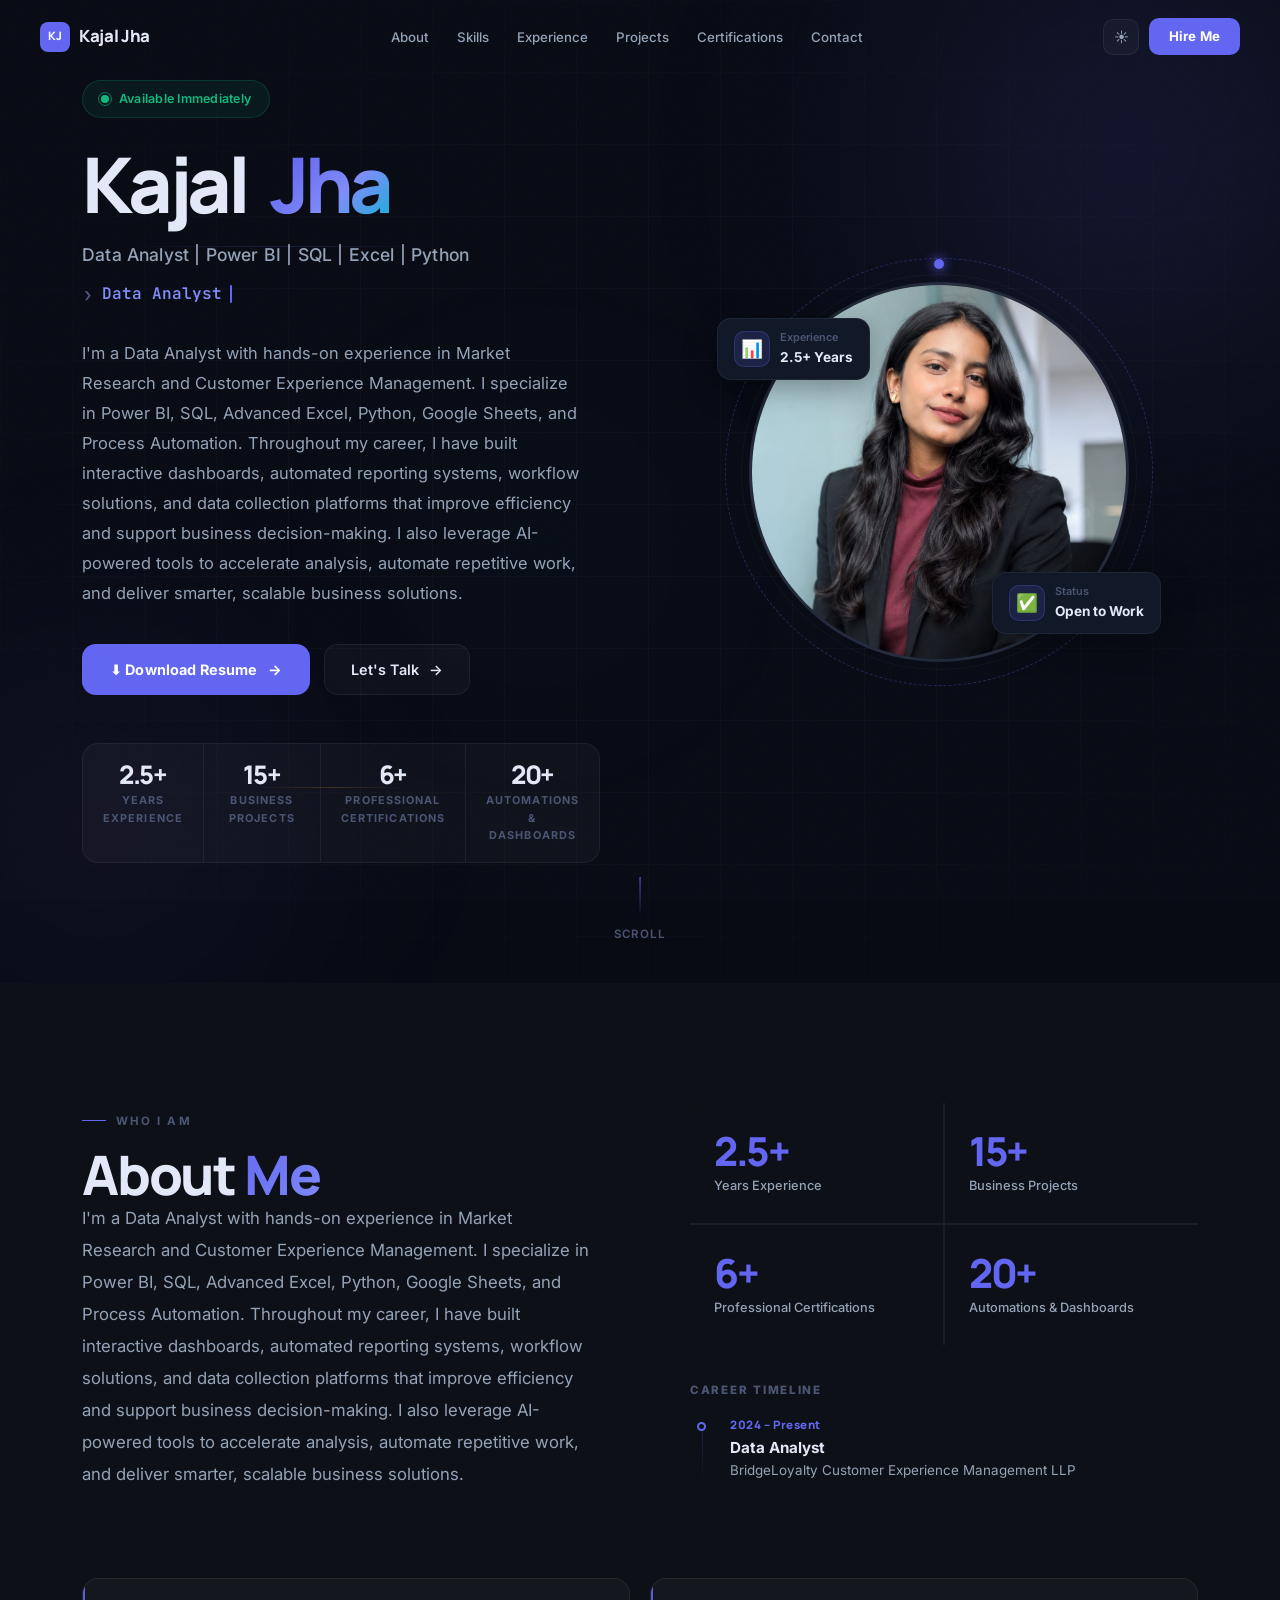
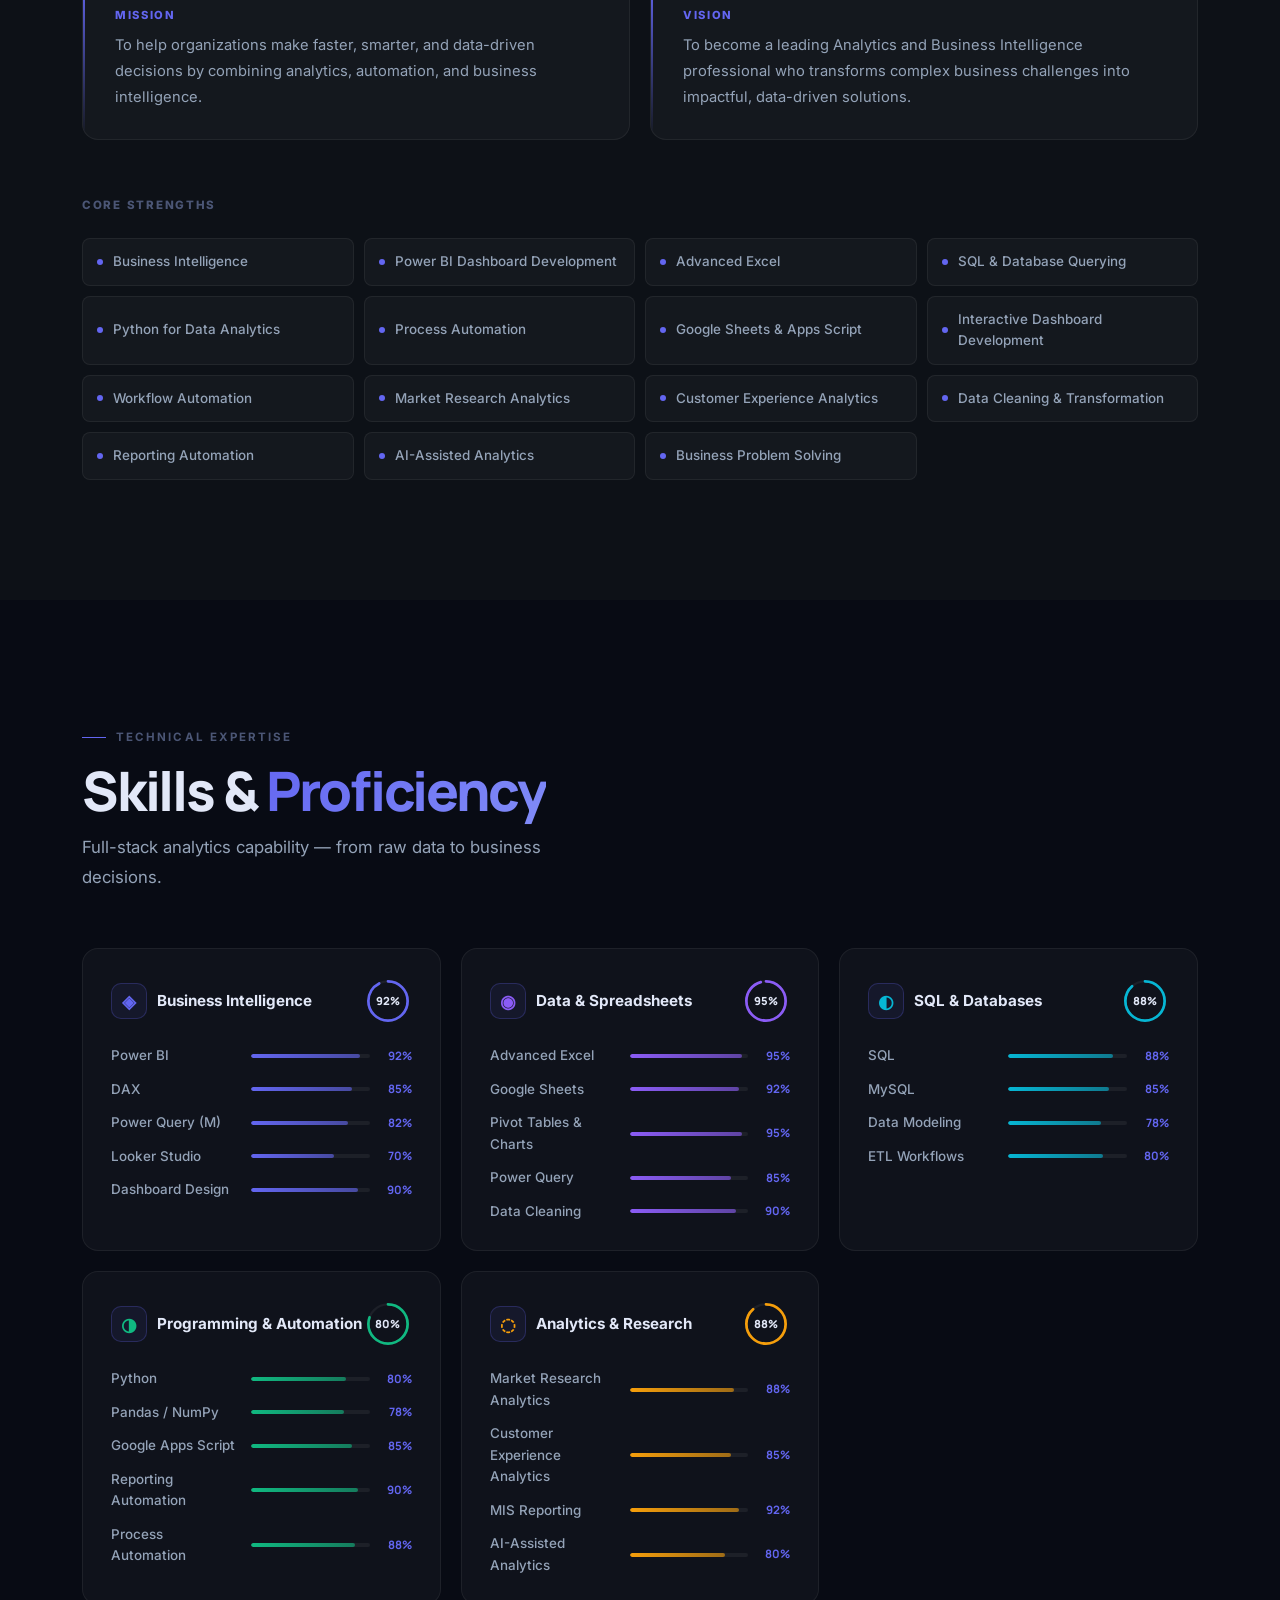
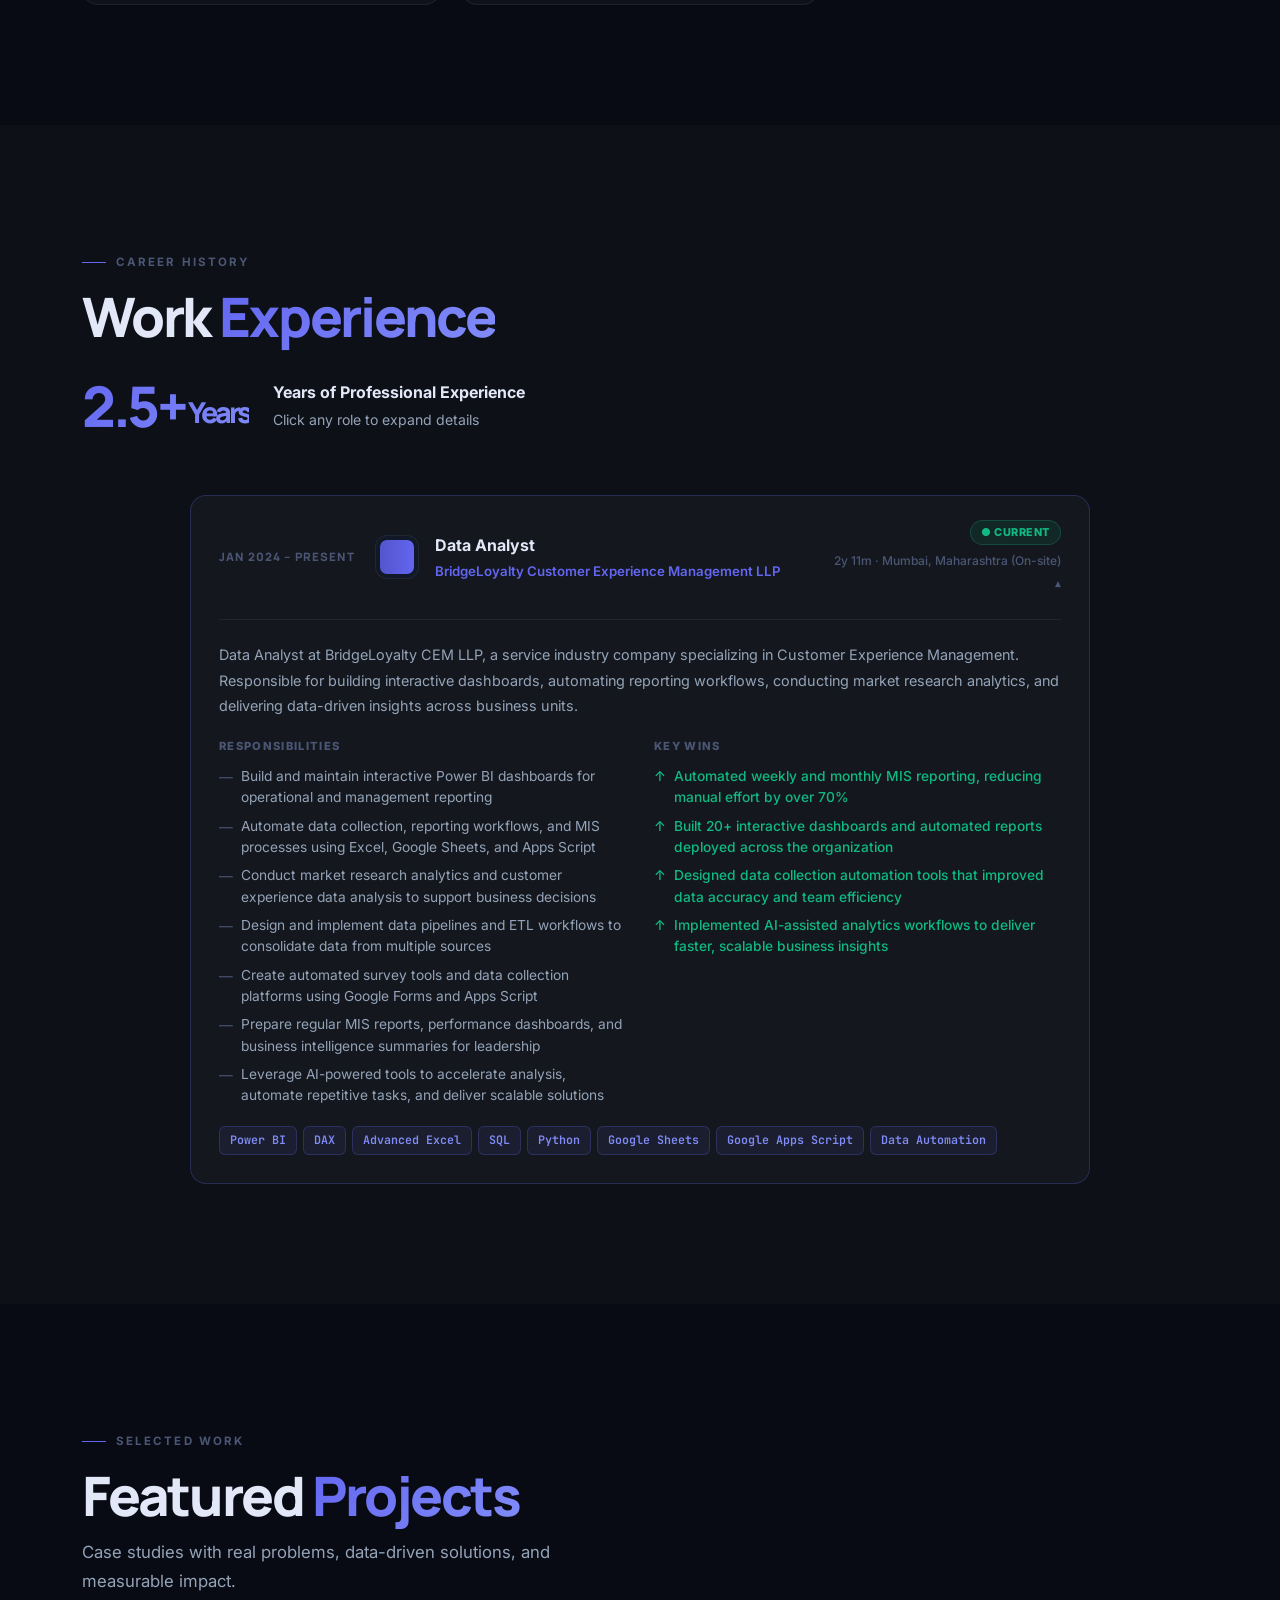
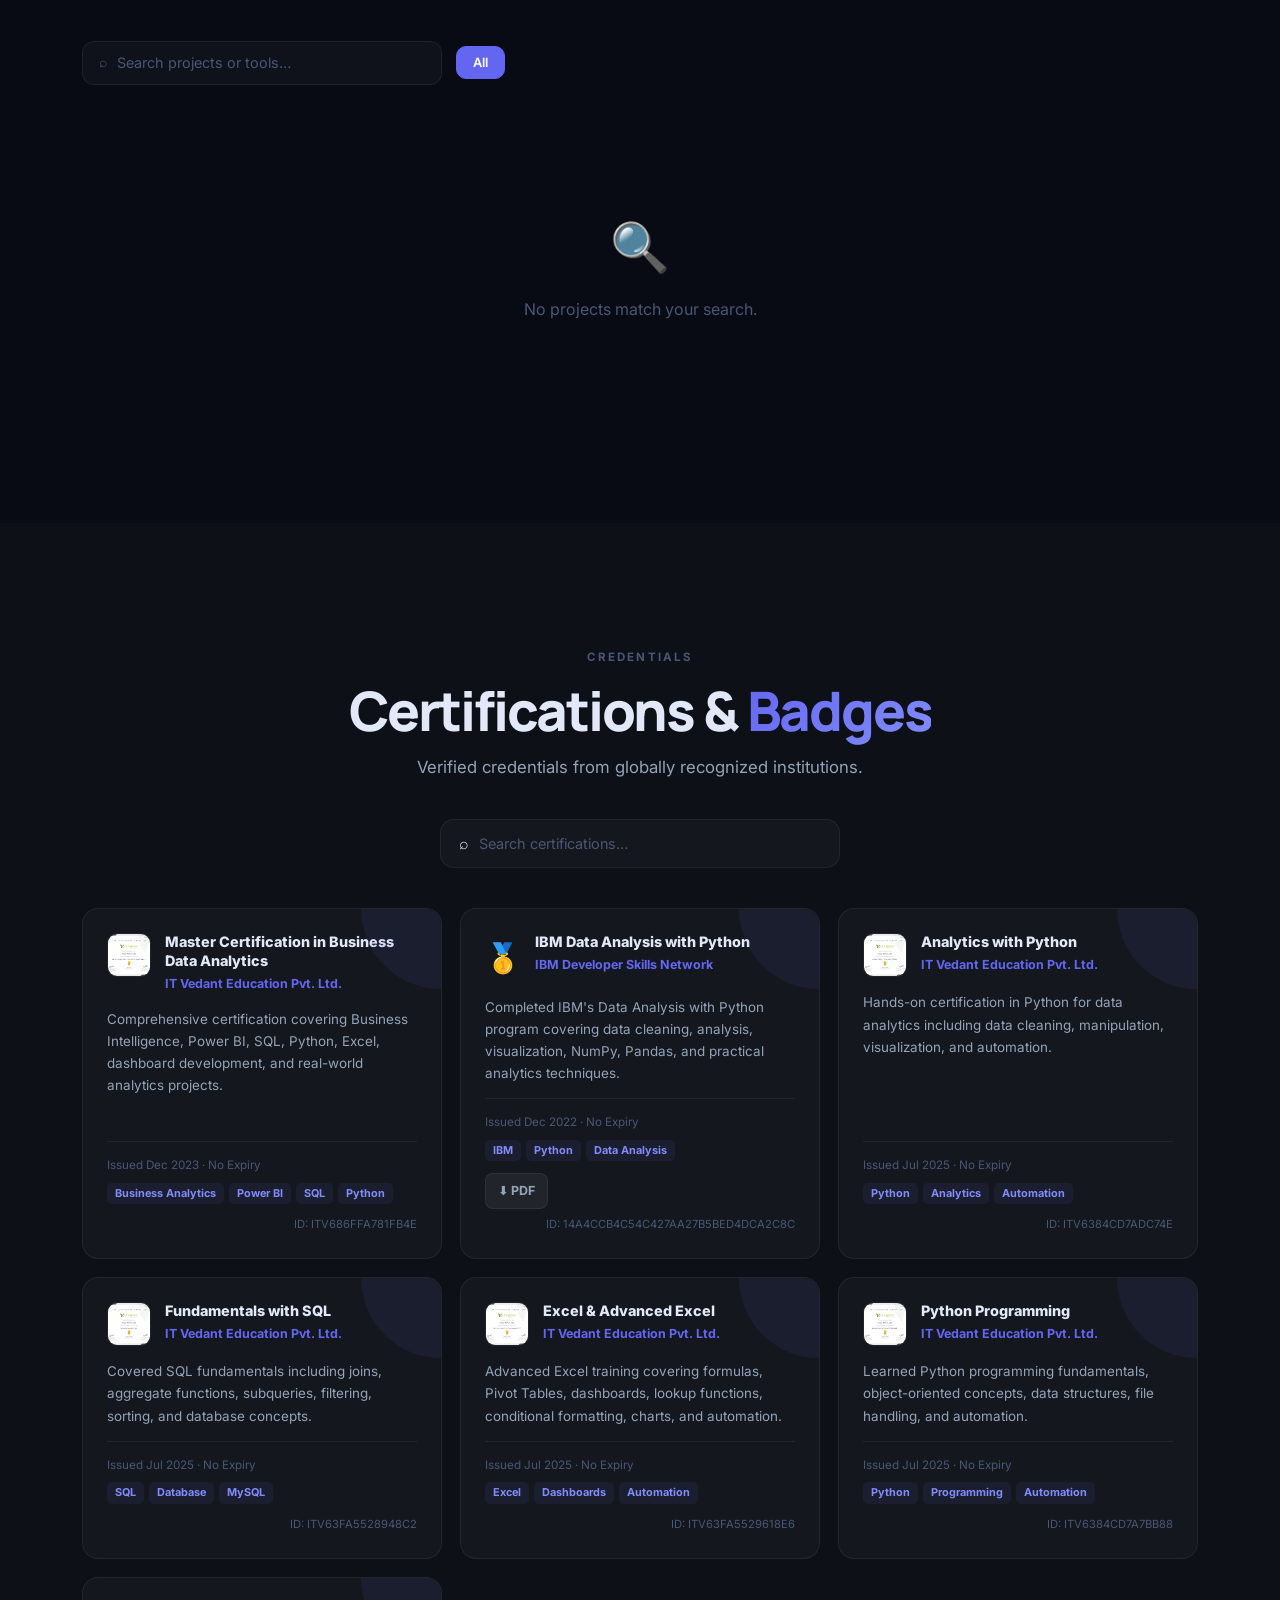
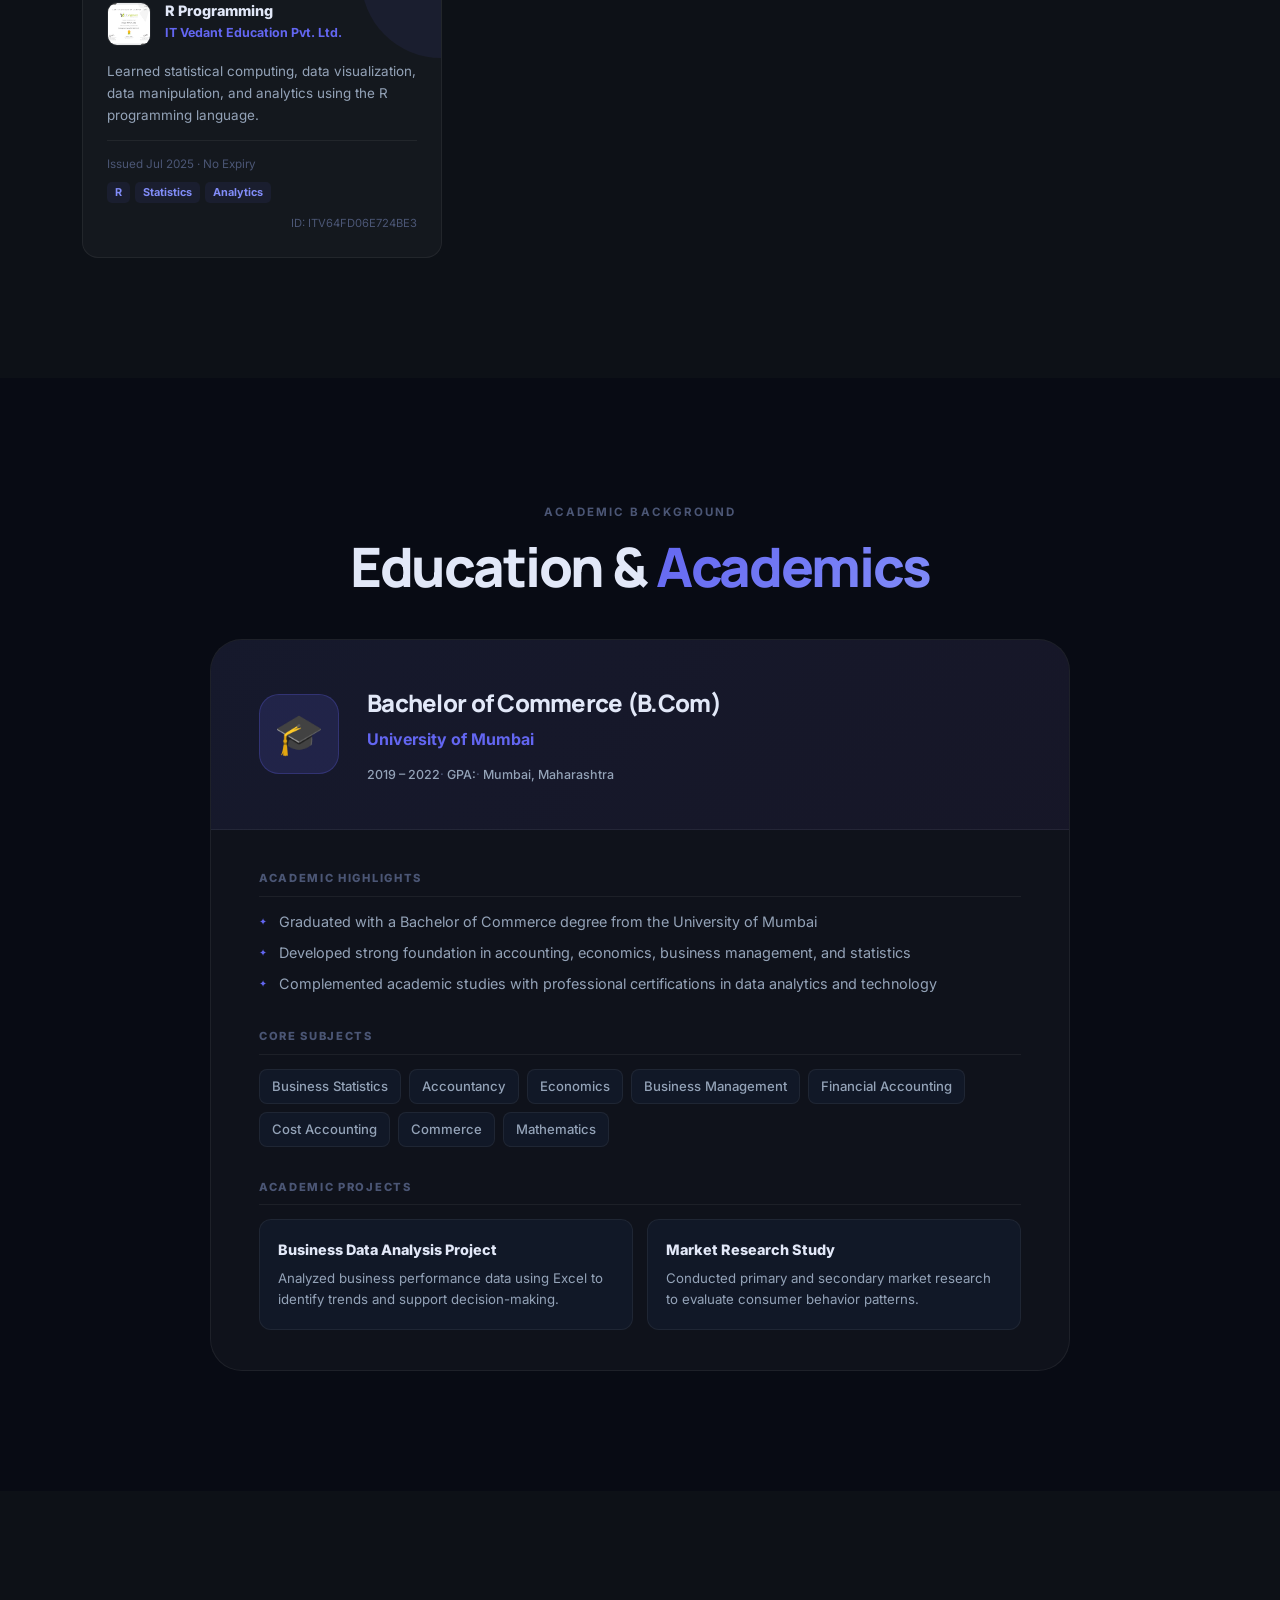
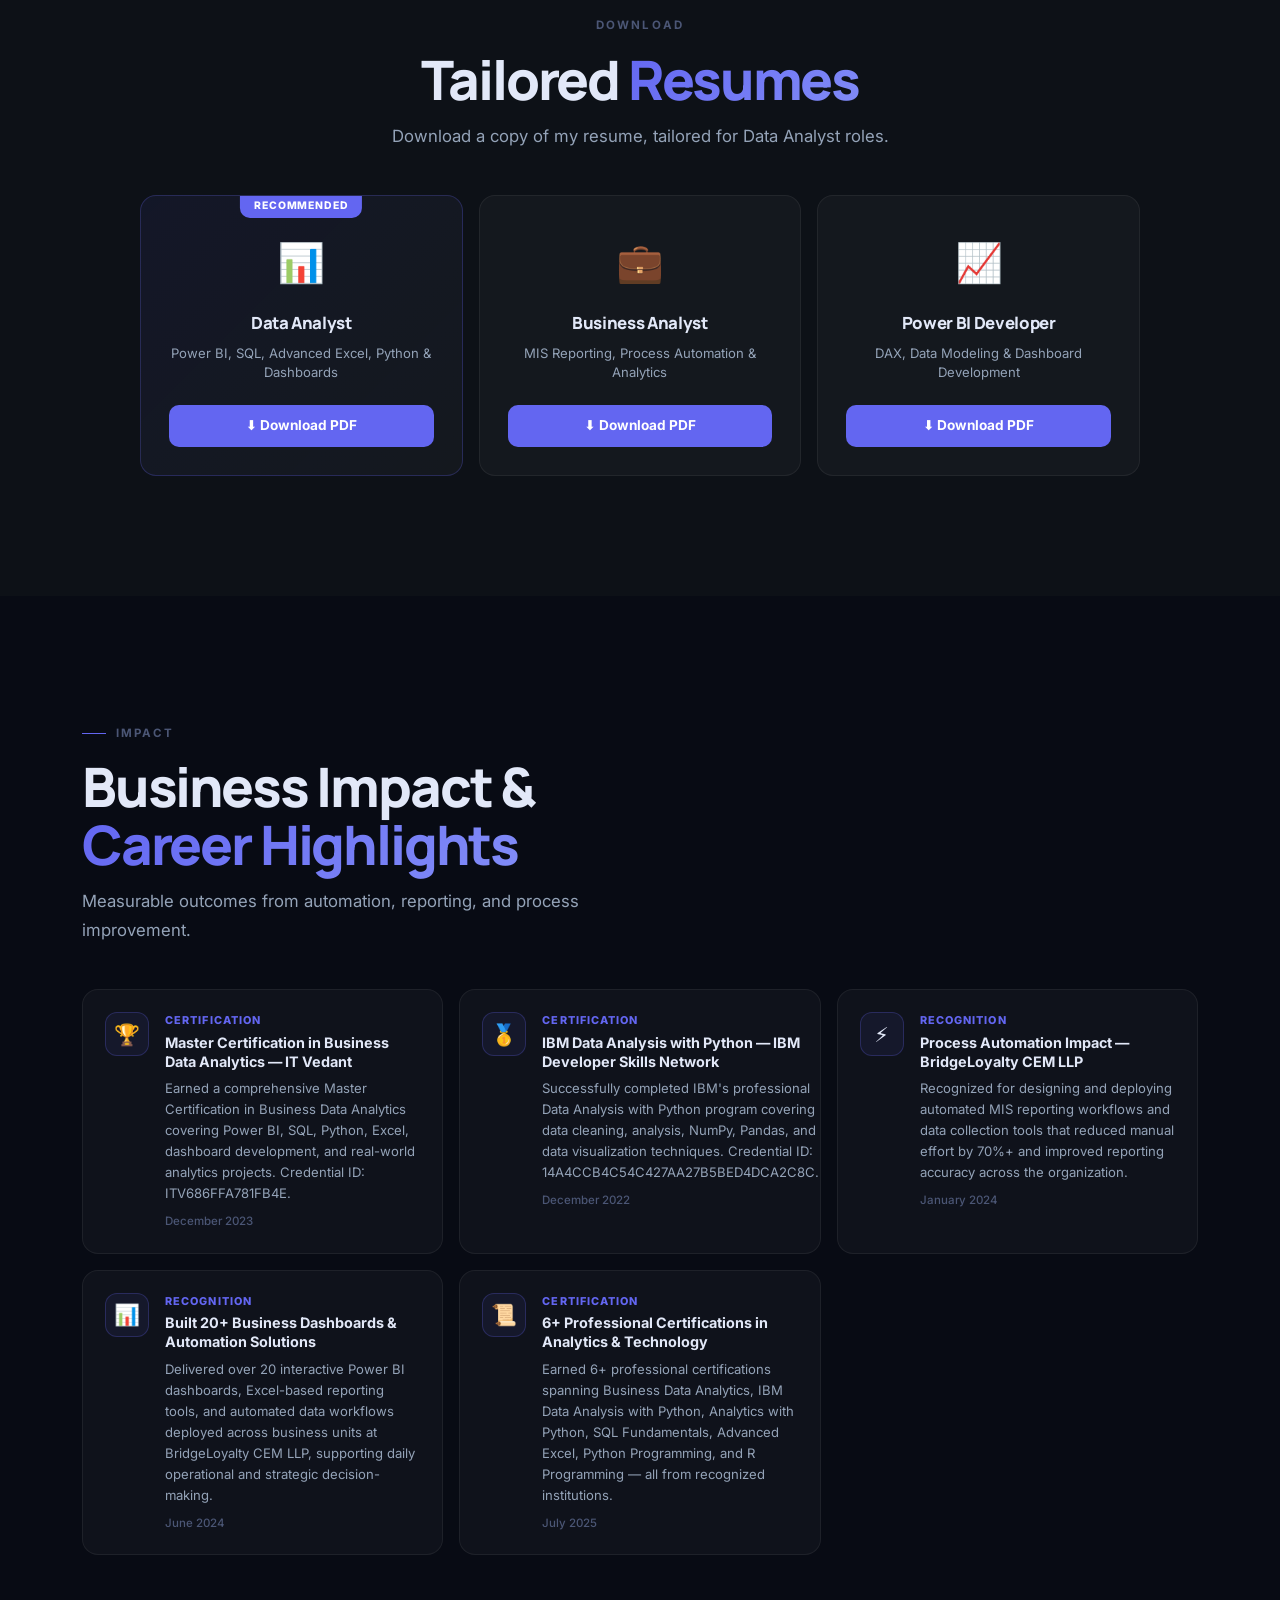
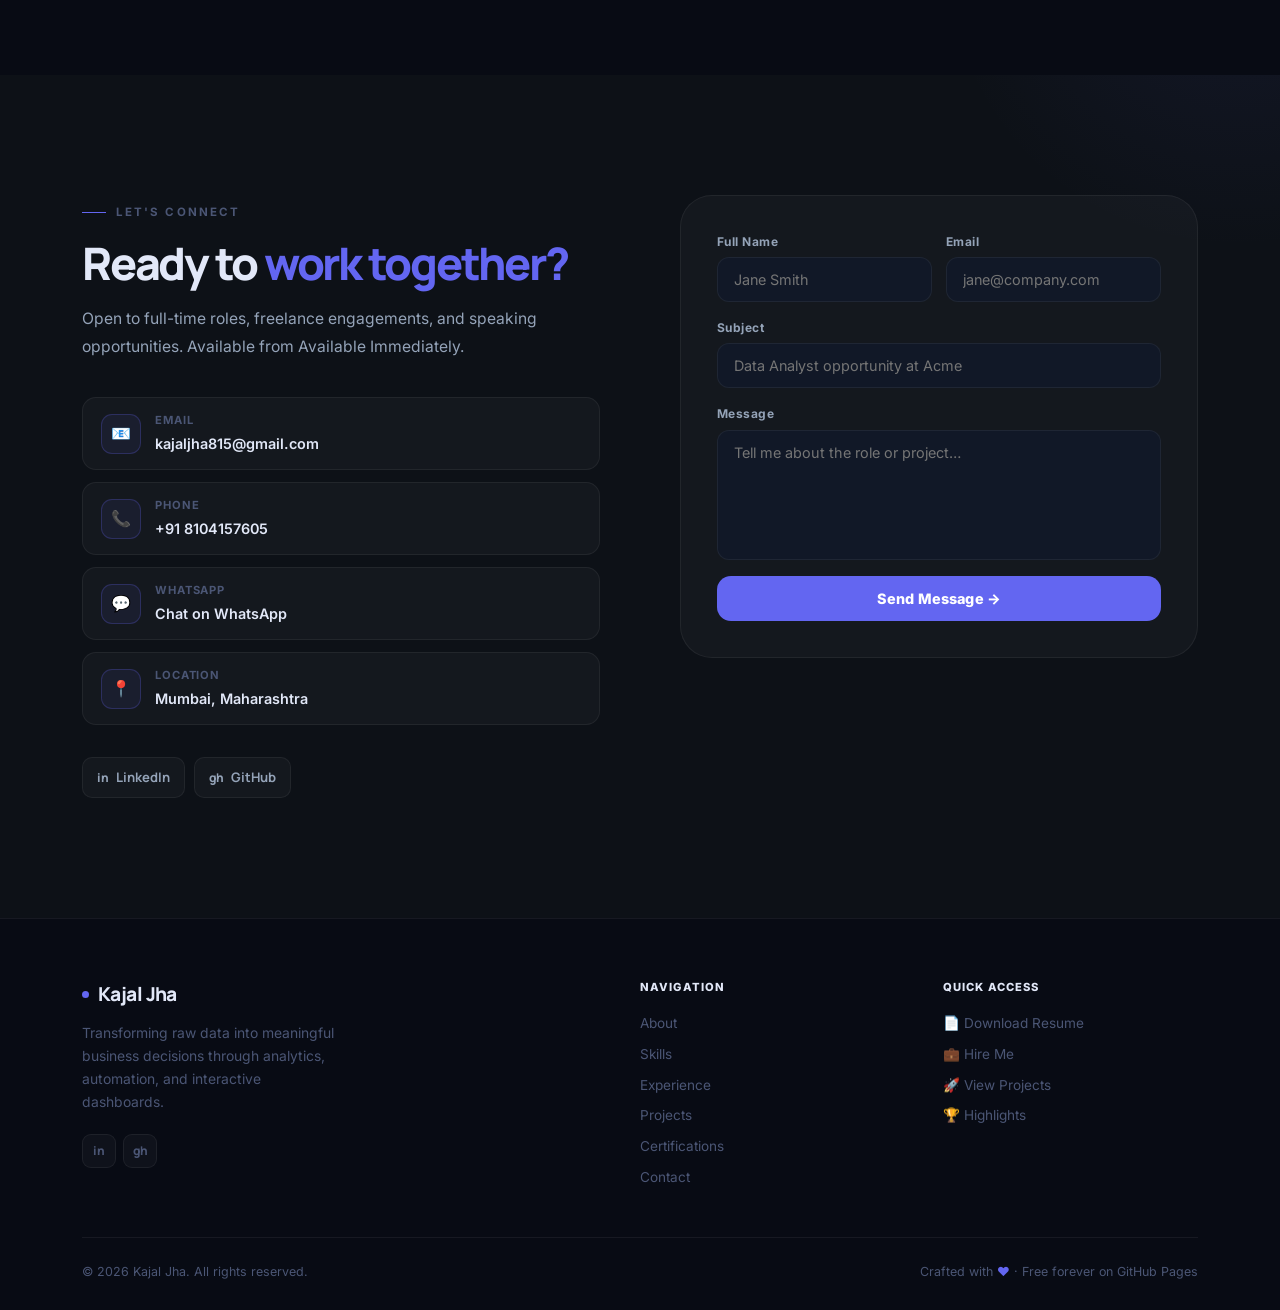
<file: index.html>
<!DOCTYPE html>
<html lang="en" data-theme="dark">
<head>
  <meta charset="UTF-8">
  <meta name="viewport" content="width=device-width, initial-scale=1.0">
  <!-- SEO updated dynamically from data/personal.json -->
  <title>Kajal Jha | Data Analyst Portfolio</title>
  <meta name="description" content="Data Analyst specializing in Power BI, SQL, Advanced Excel, Python, Business Intelligence, Dashboard Development, Process Automation, and AI-enabled analytics.">
  <meta name="keywords" content="Kajal Jha, Data Analyst, Power BI Developer, SQL Developer, Business Intelligence, Dashboard Developer, Excel Expert, Python, Process Automation, Data Visualization, Google Sheets, Apps Script, AI Analytics">
  <meta name="author" content="Kajal Jha">
  <meta name="robots" content="index, follow">
  <link rel="canonical" href="https://kajalljhaa.github.io/">
  <!-- Open Graph -->
  <meta property="og:type" content="website">
  <meta property="og:title" content="Kajal Jha | Data Analyst Portfolio">
  <meta property="og:description" content="Data Analyst specializing in Power BI, SQL, Advanced Excel, Python, Business Intelligence, and Process Automation.">
  <meta property="og:image" content="assets/images/og-image.png">
  <meta property="og:url" content="https://kajalljhaa.github.io/">
  <!-- Twitter Card -->
  <meta name="twitter:card" content="summary_large_image">
  <meta name="twitter:title" content="Kajal Jha | Data Analyst">
  <meta name="twitter:description" content="Data Analyst specializing in Power BI, SQL, Advanced Excel, Python, and Process Automation.">
  <meta name="twitter:image" content="assets/images/og-image.png">
  <!-- PWA -->
  <link rel="manifest" href="manifest.json">
  <meta name="theme-color" content="#6366F1">
  <meta name="apple-mobile-web-app-capable" content="yes">
  <meta name="apple-mobile-web-app-title" content="KJ Portfolio">
  <!-- Icons -->
  <link rel="icon" href="favicon.ico" sizes="any">
  <link rel="icon" href="assets/icons/favicon.svg" type="image/svg+xml">
  <link rel="apple-touch-icon" href="assets/icons/apple-touch-icon.png">
  <!-- Fonts -->
  <link rel="preconnect" href="https://fonts.googleapis.com">
  <link rel="preconnect" href="https://fonts.gstatic.com" crossorigin>
  <link href="https://fonts.googleapis.com/css2?family=Inter:opsz,wght@14..32,300;14..32,400;14..32,500;14..32,600;14..32,700;14..32,800&family=Manrope:wght@400;600;700;800;900&family=JetBrains+Mono:wght@400;500&display=swap" rel="stylesheet">
  <!-- Styles -->
  <link rel="stylesheet" href="css/style.css">
  <!-- Structured Data -->
  <script type="application/ld+json">
  {"@context":"https://schema.org","@type":"Person","name":"Kajal Jha","jobTitle":"Data Analyst","description":"Data Analyst specializing in Power BI, SQL, Advanced Excel, Python, Business Intelligence, and Process Automation.","url":"https://kajalljhaa.github.io/","email":"kajaljha815@gmail.com","address":{"@type":"PostalAddress","addressLocality":"Mumbai","addressRegion":"Maharashtra","addressCountry":"IN"},"sameAs":["https://linkedin.com/in/kajal-jhaa","https://github.com/kajalljhaa"],"knowsAbout":["Power BI","SQL","Advanced Excel","Python","Business Intelligence","Data Analytics","Process Automation","Google Sheets","Apps Script"]}
  </script>
</head>
<body>

<div class="grain" aria-hidden="true"></div>

<!-- LOADER -->
<div id="loader" role="status" aria-label="Loading">
  <div class="loader-wordmark">Kajal Jha</div>
  <div class="loader-bar" aria-hidden="true"><div class="loader-fill"></div></div>
</div>

<!-- NAV -->
<nav class="nav" id="nav" aria-label="Main navigation">
  <div class="nav-inner">
    <a href="#hero" class="nav-logo" aria-label="Home">
      <div class="nav-logo-mark" aria-hidden="true">KJ</div>Kajal Jha
    </a>
    <ul class="nav-links" role="list">
      <li><a href="#about">About</a></li>
      <li><a href="#skills">Skills</a></li>
      <li><a href="#experience">Experience</a></li>
      <li><a href="#projects">Projects</a></li>
      <li><a href="#certifications">Certifications</a></li>
      <li><a href="#contact">Contact</a></li>
    </ul>
    <div class="nav-right">
      <button class="theme-toggle" id="theme-toggle" aria-label="Toggle theme">☀️</button>
      <a href="#contact" class="nav-cta" id="nav-cta">Hire Me</a>
      <button class="hamburger" id="hamburger" aria-label="Open menu" aria-expanded="false"><span></span><span></span><span></span></button>
    </div>
  </div>
</nav>
<div class="mob-nav" id="mob-nav" role="menu">
  <a href="#about">About</a><a href="#skills">Skills</a><a href="#experience">Experience</a>
  <a href="#projects">Projects</a><a href="#certifications">Certifications</a>
  <a href="#resume">Resume</a><a href="#highlights">Highlights</a>
  <a href="#contact">Contact</a>
</div>

<!-- HERO -->
<section id="hero" aria-label="Introduction">
  <div class="hero-canvas" aria-hidden="true">
    <div class="h-orb h-orb-1"></div><div class="h-orb h-orb-2"></div><div class="h-orb h-orb-3"></div>
    <div class="h-grid"></div>
    <div class="h-line h-line-1"></div><div class="h-line h-line-2"></div><div class="h-line h-line-3"></div>
  </div>
  <div class="container">
    <div class="hero-content">
      <div class="hero-left">
        <div class="hero-status" id="hero-status" style="display:none" role="status">
          <span class="status-ring" aria-hidden="true"></span>Open to Work
        </div>
        <h1 class="hero-name" id="hero-name">
          <span class="ln">Kajal </span><span class="ln ln-accent">Jha</span>
        </h1>
        <p class="hero-title" id="hero-title">Data Analyst | Power BI | SQL | Excel | Python</p>
        <div class="typing-wrap" aria-live="polite">
          <span id="typing-el" aria-hidden="true"></span><span class="cursor-blink" aria-hidden="true"></span>
        </div>
        <p class="hero-desc" id="hero-desc">Loading…</p>
        <div class="hero-btns">
          <a href="#resume" class="btn-primary">⬇ Download Resume <span class="btn-arrow" aria-hidden="true">→</span></a>
          <a href="#contact" class="btn-secondary" id="hero-hire-btn">Let's Talk <span class="btn-arrow" aria-hidden="true">→</span></a>
        </div>
        <div class="hero-metrics" id="hero-metrics" aria-label="Career highlights"></div>
      </div>
      <div class="hero-photo-wrap" aria-hidden="true">
        <div class="profile-frame">
          <div class="profile-ring-outer"></div>
          <div class="profile-ring-inner"></div>
          <div class="profile-photo">
            <img id="hero-photo-img" src="assets/images/profile.jpg" alt="Kajal Jha" width="374" height="374"
                 onerror="this.parentElement.innerHTML='<div class=\'profile-placeholder\'>👤</div>'">
          </div>
          <div class="profile-badge pb-top">
            <div class="pb-icon" aria-hidden="true">✅</div>
            <div><div class="pb-label">Status</div><div class="pb-val">Open to Work</div></div>
          </div>
          <div class="profile-badge pb-bot">
            <div class="pb-icon" aria-hidden="true">📊</div>
            <div><div class="pb-label">Experience</div><div class="pb-val" id="pb-exp-val">—</div></div>
          </div>
        </div>
      </div>
    </div>
  </div>
  <div class="scroll-hint" aria-hidden="true"><div class="scroll-line"></div><span>Scroll</span></div>
</section>

<!-- ABOUT -->
<section id="about" aria-label="About me">
  <div class="container">
    <div class="about-wrap">
      <div class="reveal">
        <div class="sec-label">Who I Am</div>
        <h2 class="sec-heading">About <span class="hl">Me</span></h2>
        <p class="about-text" id="about-bio">Loading…</p>
      </div>
      <div class="reveal d2">
        <div class="stat-block" id="stat-block"></div>
        <p style="font-size:.72rem;font-weight:800;color:var(--text-3);letter-spacing:.15em;text-transform:uppercase;margin-bottom:16px">Career Timeline</p>
        <div class="timeline-v" id="about-timeline">
          <!-- Populated dynamically from experience.json -->
        </div>
      </div>
    </div>
    <div class="reveal mission-vision-row" style="margin-top:56px">
      <div class="about-callout"><div class="callout-label">Mission</div><p class="callout-text" id="about-mission">Loading…</p></div>
      <div class="about-callout"><div class="callout-label">Vision</div><p class="callout-text" id="about-vision">Loading…</p></div>
    </div>
    <div class="reveal" style="margin-top:56px">
      <p style="font-size:.72rem;font-weight:800;color:var(--text-3);letter-spacing:.15em;text-transform:uppercase;margin-bottom:12px">Core Strengths</p>
      <div class="strengths-list" id="strengths-list"></div>
    </div>
  </div>
</section>

<!-- SKILLS -->
<section id="skills" aria-label="Skills">
  <div class="container">
    <div class="reveal" style="margin-bottom:56px">
      <div class="sec-label">Technical Expertise</div>
      <h2 class="sec-heading">Skills &amp; <span class="hl">Proficiency</span></h2>
      <p class="sec-sub">Full-stack analytics capability — from raw data to business decisions.</p>
    </div>
    <div class="skills-grid" id="skills-grid"></div>
  </div>
</section>

<!-- EXPERIENCE -->
<section id="experience" aria-label="Work experience">
  <div class="container">
    <div class="reveal" style="margin-bottom:16px">
      <div class="sec-label">Career History</div>
      <h2 class="sec-heading">Work <span class="hl">Experience</span></h2>
    </div>
    <div class="reveal d1" style="display:flex;align-items:center;gap:24px;margin-bottom:44px;flex-wrap:wrap">
      <div id="exp-total-years" style="font-family:'Manrope',sans-serif;font-size:3.5rem;font-weight:900;letter-spacing:-.06em;background:linear-gradient(135deg,#6366F1,#818CF8);-webkit-background-clip:text;-webkit-text-fill-color:transparent;background-clip:text">—</div>
      <div><div style="font-size:1rem;font-weight:700;color:var(--text)">Years of Professional Experience</div><div style="font-size:.88rem;color:var(--text-2);margin-top:3px">Click any role to expand details</div></div>
    </div>
    <div class="exp-timeline" id="exp-timeline"></div>
  </div>
</section>

<!-- PROJECTS -->
<section id="projects" aria-label="Projects">
  <div class="container">
    <div class="reveal" style="margin-bottom:44px">
      <div class="sec-label">Selected Work</div>
      <h2 class="sec-heading">Featured <span class="hl">Projects</span></h2>
      <p class="sec-sub">Case studies with real problems, data-driven solutions, and measurable impact.</p>
    </div>
    <div class="proj-controls reveal d1">
      <div class="proj-search-wrap" role="search">
        <span class="search-icon" aria-hidden="true">⌕</span>
        <input type="search" id="proj-search-input" class="proj-search-input" placeholder="Search projects or tools…" aria-label="Search projects">
      </div>
      <div class="proj-filters" id="proj-filters" role="group" aria-label="Filter by category"></div>
    </div>
    <div class="proj-grid" id="proj-grid" aria-live="polite"></div>
  </div>
</section>
<div class="modal-overlay" id="modal-overlay" role="dialog" aria-modal="true" aria-label="Project details">
  <div class="modal" id="modal"></div>
</div>

<!-- CERTIFICATIONS -->
<section id="certifications" aria-label="Certifications">
  <div class="container">
    <div class="reveal" style="text-align:center;margin-bottom:36px">
      <div class="sec-label center">Credentials</div>
      <h2 class="sec-heading">Certifications &amp; <span class="hl">Badges</span></h2>
      <p class="sec-sub" style="margin:14px auto 0">Verified credentials from globally recognized institutions.</p>
    </div>
    <div class="cert-search-wrap reveal" role="search">
      <span aria-hidden="true">⌕</span>
      <input type="search" id="cert-search-input" class="cert-search-input" placeholder="Search certifications…" aria-label="Search certifications">
    </div>
    <div class="certs-grid" id="certs-grid" aria-live="polite"></div>
  </div>
</section>

<!-- EDUCATION -->
<section id="education" aria-label="Education">
  <div class="container">
    <div class="reveal" style="text-align:center;margin-bottom:44px">
      <div class="sec-label center">Academic Background</div>
      <h2 class="sec-heading">Education &amp; <span class="hl">Academics</span></h2>
    </div>
    <div id="edu-container"></div>
  </div>
</section>

<!-- RESUME -->
<section id="resume" aria-label="Resume downloads">
  <div class="container">
    <div class="reveal" style="text-align:center;margin-bottom:44px">
      <div class="sec-label center">Download</div>
      <h2 class="sec-heading">Tailored <span class="hl">Resumes</span></h2>
      <p class="sec-sub" style="margin:14px auto 0">Download a copy of my resume, tailored for Data Analyst roles.</p>
    </div>
    <div class="resume-grid" id="resume-grid"></div>
  </div>
</section>

<!-- BUSINESS IMPACT & CAREER HIGHLIGHTS -->
<section id="highlights" aria-label="Business Impact and Career Highlights">
  <div class="container">
    <div class="reveal" style="margin-bottom:44px">
      <div class="sec-label">Impact</div>
      <h2 class="sec-heading">Business Impact &amp;<br><span class="hl">Career Highlights</span></h2>
      <p class="sec-sub">Measurable outcomes from automation, reporting, and process improvement.</p>
    </div>
    <div class="ach-grid" id="ach-grid"></div>
  </div>
</section>

<!-- CONTACT -->
<section id="contact" aria-label="Contact">
  <div class="container">
    <div class="contact-split">
      <div class="reveal">
        <div class="sec-label">Let's Connect</div>
        <h2 class="contact-headline">Ready to <span class="hl">work together?</span></h2>
        <p class="contact-sub" id="contact-sub">Open to full-time roles, freelance engagements, and data consulting opportunities.</p>
        <div class="contact-info-list">
          <a href="mailto:kajaljha815@gmail.com" class="contact-item" id="ci-email-link">
            <div class="ci-icon" aria-hidden="true">📧</div>
            <div><div class="ci-label">Email</div><div class="ci-value" id="ci-email-val">kajaljha815@gmail.com</div></div>
          </a>
          <a href="tel:+918104157605" class="contact-item" id="ci-phone-link">
            <div class="ci-icon" aria-hidden="true">📞</div>
            <div><div class="ci-label">Phone</div><div class="ci-value" id="ci-phone-val">+91 8104157605</div></div>
          </a>
          <a href="https://wa.me/918104157605" class="contact-item" id="ci-wa-link" target="_blank" rel="noopener noreferrer">
            <div class="ci-icon" aria-hidden="true">💬</div>
            <div><div class="ci-label">WhatsApp</div><div class="ci-value">Chat on WhatsApp</div></div>
          </a>
          <div class="contact-item">
            <div class="ci-icon" aria-hidden="true">📍</div>
            <div><div class="ci-label">Location</div><div class="ci-value" id="ci-loc-val">Mumbai, Maharashtra</div></div>
          </div>
        </div>
        <div class="social-chips" id="social-chips"></div>
      </div>
      <div class="reveal d2">
        <div class="form-wrap">
          <form class="cf" id="contact-form" novalidate>
            <div class="cf-row">
              <div class="cf-group"><label class="cf-label" for="cf-name">Full Name</label><input type="text" id="cf-name" name="name" class="cf-input" placeholder="Jane Smith" required autocomplete="name"></div>
              <div class="cf-group"><label class="cf-label" for="cf-email">Email</label><input type="email" id="cf-email" name="email" class="cf-input" placeholder="jane@company.com" required autocomplete="email"></div>
            </div>
            <div class="cf-group"><label class="cf-label" for="cf-subject">Subject</label><input type="text" id="cf-subject" name="subject" class="cf-input" placeholder="Data Analyst opportunity at Acme" required></div>
            <div class="cf-group"><label class="cf-label" for="cf-msg-area">Message</label><textarea id="cf-msg-area" name="message" class="cf-textarea" placeholder="Tell me about the role or project…" required></textarea></div>
            <button type="submit" class="cf-submit">Send Message →</button>
            <div id="cf-msg" class="cf-msg" role="alert" aria-live="polite"></div>
          </form>
        </div>
      </div>
    </div>
  </div>
</section>

<!-- FOOTER -->
<footer>
  <div class="container">
    <div class="footer-grid">
      <div>
        <div class="footer-wordmark"><div class="footer-wordmark-dot"></div><span id="footer-name">Kajal Jha</span></div>
        <p class="footer-tagline" id="footer-tagline">Transforming raw data into meaningful business decisions through analytics, automation, and interactive dashboards.</p>
        <div class="footer-soc-row" id="footer-soc-row"></div>
      </div>
      <div>
        <div class="footer-col-h">Navigation</div>
        <nav class="footer-links">
          <a href="#about">About</a><a href="#skills">Skills</a>
          <a href="#experience">Experience</a><a href="#projects">Projects</a>
          <a href="#certifications">Certifications</a><a href="#contact">Contact</a>
        </nav>
      </div>
      <div>
        <div class="footer-col-h">Quick Access</div>
        <nav class="footer-links">
          <a href="#resume">📄 Download Resume</a>
          <a href="#contact">💼 Hire Me</a>
          <a href="#projects">🚀 View Projects</a>
          <a href="#highlights">🏆 Highlights</a>
        </nav>
      </div>
    </div>
    <div class="footer-base">
      <p class="footer-copy">© <span id="footer-year"></span> <span id="footer-copy-name">Kajal Jha</span>. All rights reserved.</p>
      <p class="footer-craft">Crafted with <span>♥</span> · Free forever on GitHub Pages</p>
    </div>
  </div>
</footer>

<button class="btt" id="btt" aria-label="Back to top">↑</button>
<script src="main.js"></script>
</body>
</html>
</file>
<file: css/style.css>
/* ============================================================
   PORTFOLIO — Premium CSS Design System
   Version: 1.0.0

   CONTENTS
   1.  Reset & Base
   2.  CSS Variables (Design Tokens)
   3.  Light Mode Overrides
   4.  Layout
   5.  Loader
   6.  Grain Overlay
   7.  Navigation
   8.  Hero
   9.  About
   10. Skills
   11. Experience
   12. Projects
   13. Modal
   14. Certifications
   15. Education
   16. Resume
   17. Achievements
   18. Blog
   19. Testimonials
   20. Contact
   21. Footer
   22. Back to Top
   23. Scroll Animations
   24. Responsive ≤1024px
   25. Responsive ≤768px
   26. Responsive ≤480px
   27. Reduced Motion
============================================================ */

/* ── 1. Reset ── */
*,*::before,*::after{box-sizing:border-box;margin:0;padding:0}
html{scroll-behavior:smooth;font-size:16px;-webkit-font-smoothing:antialiased;text-rendering:optimizeLegibility}
body{font-family:'Inter',system-ui,-apple-system,sans-serif;background:var(--bg);color:var(--text);line-height:1.6;overflow-x:hidden}
::selection{background:var(--accent);color:#fff}
img{max-width:100%;height:auto;display:block}
a{color:inherit;text-decoration:none}
button{cursor:pointer;border:none;background:none;font-family:inherit}
ul{list-style:none}
input,textarea{font-family:inherit}

/* ── 2. Design Tokens ── */
:root{
  --bg:#080B14; --bg-1:#0D1117; --bg-2:#111827; --bg-3:#1A2236;
  --surface:rgba(255,255,255,.03); --surface-h:rgba(255,255,255,.06);
  --accent:#6366F1; --accent-h:#818CF8;
  --accent-g:rgba(99,102,241,.15); --accent-gb:rgba(99,102,241,.08);
  --gold:#F59E0B; --cyan:#06B6D4; --green:#10B981; --danger:#EF4444;
  --text:#E2E8F8; --text-2:#94A3B8; --text-3:#4B5675;
  --border:rgba(255,255,255,.06); --border-a:rgba(99,102,241,.25);
  --shadow-sm:0 4px 16px rgba(0,0,0,.25);
  --shadow-md:0 8px 32px rgba(0,0,0,.35);
  --shadow-lg:0 20px 60px rgba(0,0,0,.45);
  --r-sm:8px; --r:12px; --r-lg:16px; --r-xl:24px; --r-2xl:32px;
  --ease:cubic-bezier(.16,1,.3,1);
  --ease-spring:cubic-bezier(.34,1.56,.64,1);
  --t-fast:150ms; --t-base:300ms; --t-slow:500ms;
}

/* ── 3. Light Mode ── */
[data-theme="light"]{
  --bg:#F8FAFF; --bg-1:#F1F5FF; --bg-2:#E8EFFF; --bg-3:#DDE7FF;
  --surface:rgba(99,102,241,.04); --surface-h:rgba(99,102,241,.08);
  --text:#0F172A; --text-2:#475569; --text-3:#94A3B8;
  --border:rgba(0,0,0,.07); --border-a:rgba(99,102,241,.3);
  --shadow-sm:0 4px 16px rgba(0,0,0,.08);
  --shadow-md:0 8px 32px rgba(0,0,0,.12);
  --shadow-lg:0 20px 60px rgba(0,0,0,.16);
}

/* ── 4. Layout ── */
.container{max-width:1180px;margin:0 auto;padding:0 32px}
section{padding:120px 0}
.sec-label{display:inline-flex;align-items:center;gap:10px;font-size:.72rem;font-weight:700;letter-spacing:.18em;text-transform:uppercase;color:var(--text-3);margin-bottom:16px}
.sec-label::before{content:'';width:24px;height:1px;background:var(--accent);flex-shrink:0}
.sec-label.center{justify-content:center}
.sec-label.center::before{display:none}
.sec-heading{font-family:'Manrope',sans-serif;font-size:clamp(2.4rem,4.5vw,3.4rem);font-weight:800;letter-spacing:-.04em;line-height:1.05;color:var(--text)}
.sec-heading .hl{background:linear-gradient(135deg,var(--accent),var(--accent-h));-webkit-background-clip:text;-webkit-text-fill-color:transparent;background-clip:text}
.sec-sub{font-size:1.05rem;color:var(--text-2);max-width:520px;line-height:1.75;margin-top:14px}

/* ── 5. Loader ── */
#loader{position:fixed;inset:0;z-index:9999;background:var(--bg);display:flex;align-items:center;justify-content:center;transition:opacity .8s var(--ease),visibility .8s}
#loader.out{opacity:0;visibility:hidden;pointer-events:none}
.loader-wordmark{font-family:'Manrope',sans-serif;font-size:1.1rem;font-weight:700;letter-spacing:.25em;text-transform:uppercase;color:var(--text-2);margin-bottom:40px;text-align:center}
.loader-bar{width:120px;height:1px;background:var(--border);margin:0 auto;overflow:hidden;position:relative}
.loader-fill{position:absolute;left:-100%;top:0;width:100%;height:100%;background:linear-gradient(90deg,transparent,var(--accent),transparent);animation:sweep 1.6s ease infinite}
@keyframes sweep{to{left:100%}}

/* ── 6. Grain ── */
.grain{position:fixed;inset:0;z-index:1;pointer-events:none;opacity:.025;background-image:url("data:image/svg+xml,%3Csvg viewBox='0 0 256 256' xmlns='http://www.w3.org/2000/svg'%3E%3Cfilter id='n'%3E%3CfeTurbulence type='fractalNoise' baseFrequency='0.9' numOctaves='4' stitchTiles='stitch'/%3E%3C/filter%3E%3Crect width='100%25' height='100%25' filter='url(%23n)'/%3E%3C/svg%3E");background-size:200px}

/* ── 7. Navigation ── */
.nav{position:fixed;top:0;left:0;right:0;z-index:1000;transition:all var(--t-slow) var(--ease)}
.nav.scrolled .nav-inner{background:rgba(8,11,20,.9);backdrop-filter:blur(24px) saturate(180%);border-bottom-color:var(--border)}
[data-theme="light"] .nav.scrolled .nav-inner{background:rgba(248,250,255,.94)}
.nav-inner{display:flex;align-items:center;justify-content:space-between;padding:18px 40px;border-bottom:1px solid transparent;transition:all var(--t-slow)}
.nav-logo{font-family:'Manrope',sans-serif;font-size:1.05rem;font-weight:800;letter-spacing:-.02em;color:var(--text);display:flex;align-items:center;gap:9px}
.nav-logo-mark{width:30px;height:30px;border-radius:8px;background:var(--accent);color:#fff;font-size:.72rem;font-weight:900;display:flex;align-items:center;justify-content:center;flex-shrink:0}
.nav-links{display:flex;align-items:center;gap:2px}
.nav-links a{font-size:.83rem;font-weight:500;color:var(--text-2);padding:7px 13px;border-radius:8px;transition:color var(--t-fast),background var(--t-fast);position:relative}
.nav-links a:hover,.nav-links a.active{color:var(--text)}
.nav-links a.active::after{content:'';position:absolute;bottom:4px;left:50%;transform:translateX(-50%);width:4px;height:4px;border-radius:50%;background:var(--accent)}
.nav-right{display:flex;align-items:center;gap:10px}
.theme-toggle{width:36px;height:36px;border-radius:10px;background:var(--surface);border:1px solid var(--border);color:var(--text-2);font-size:.88rem;display:flex;align-items:center;justify-content:center;transition:all var(--t-fast)}
.theme-toggle:hover{background:var(--surface-h);color:var(--text)}
.nav-cta{padding:8px 20px;border-radius:10px;background:var(--accent);color:#fff;font-size:.83rem;font-weight:700;letter-spacing:.01em;transition:transform var(--t-base) var(--ease-spring),box-shadow var(--t-base);display:inline-block}
.nav-cta:hover{transform:translateY(-1px);box-shadow:0 8px 24px rgba(99,102,241,.35)}
.hamburger{display:none;flex-direction:column;gap:5px;width:36px;height:36px;border-radius:10px;background:var(--surface);border:1px solid var(--border);align-items:center;justify-content:center}
.hamburger span{display:block;width:18px;height:1.5px;background:var(--text-2);border-radius:99px;transition:all var(--t-base)}
.hamburger.open span:nth-child(1){transform:translateY(6.5px) rotate(45deg)}
.hamburger.open span:nth-child(2){opacity:0;transform:scaleX(0)}
.hamburger.open span:nth-child(3){transform:translateY(-6.5px) rotate(-45deg)}
.mob-nav{position:fixed;top:72px;left:0;right:0;z-index:999;background:rgba(8,11,20,.98);backdrop-filter:blur(24px);border-bottom:1px solid var(--border);padding:16px 20px;display:flex;flex-direction:column;gap:2px;opacity:0;visibility:hidden;transform:translateY(-6px);transition:all var(--t-base)}
.mob-nav.open{opacity:1;visibility:visible;transform:translateY(0)}
[data-theme="light"] .mob-nav{background:rgba(248,250,255,.98)}
.mob-nav a{padding:11px 14px;border-radius:10px;font-size:.95rem;font-weight:500;color:var(--text-2);transition:color var(--t-fast),background var(--t-fast)}
.mob-nav a:hover{color:var(--text);background:var(--surface)}

/* ── 8. Hero ── */
#hero{min-height:100svh;display:flex;align-items:center;padding-top:80px;position:relative;overflow:hidden}
.hero-canvas{position:absolute;inset:0;pointer-events:none}
.h-orb{position:absolute;border-radius:50%;filter:blur(120px);animation:breathe 10s ease-in-out infinite}
.h-orb-1{width:700px;height:700px;background:radial-gradient(circle,rgba(99,102,241,.18),transparent 65%);top:-200px;right:-200px}
.h-orb-2{width:500px;height:500px;background:radial-gradient(circle,rgba(139,92,246,.12),transparent 65%);bottom:-100px;left:-150px;animation-delay:-5s}
.h-orb-3{width:300px;height:300px;background:radial-gradient(circle,rgba(6,182,212,.08),transparent 65%);top:40%;left:30%;animation-delay:-2s}
@keyframes breathe{0%,100%{transform:scale(1) translate(0,0)}50%{transform:scale(1.06) translate(10px,-15px)}}
.h-grid{position:absolute;inset:0;background-image:linear-gradient(rgba(255,255,255,.025) 1px,transparent 1px),linear-gradient(90deg,rgba(255,255,255,.025) 1px,transparent 1px);background-size:72px 72px;mask-image:radial-gradient(ellipse 70% 70% at 50% 50%,black 40%,transparent 100%)}
.h-line{position:absolute;height:1px;background:linear-gradient(90deg,transparent,var(--accent),transparent);opacity:.2;animation:lineFloat 8s ease-in-out infinite}
.h-line-1{width:300px;top:25%;left:10%}
.h-line-2{width:200px;top:60%;right:15%;animation-delay:-3s;background:linear-gradient(90deg,transparent,var(--cyan),transparent)}
.h-line-3{width:150px;top:80%;left:20%;animation-delay:-6s;background:linear-gradient(90deg,transparent,var(--gold),transparent)}
@keyframes lineFloat{0%,100%{opacity:.15;transform:scaleX(1)}50%{opacity:.35;transform:scaleX(1.3)}}
.hero-content{position:relative;z-index:1;width:100%;display:grid;grid-template-columns:1fr 1fr;gap:80px;align-items:center}
.hero-status{display:inline-flex;align-items:center;gap:10px;padding:8px 18px;border-radius:99px;background:rgba(16,185,129,.08);border:1px solid rgba(16,185,129,.2);font-size:.78rem;font-weight:600;color:#10B981;margin-bottom:28px;letter-spacing:.02em}
.status-ring{width:8px;height:8px;border-radius:50%;background:#10B981;position:relative;animation:ring-pulse 2.5s ease-in-out infinite}
.status-ring::after{content:'';position:absolute;inset:-3px;border-radius:50%;border:1px solid #10B981;animation:ring-expand 2.5s ease-in-out infinite;opacity:.6}
@keyframes ring-pulse{0%,100%{transform:scale(1)}50%{transform:scale(.85)}}
@keyframes ring-expand{0%{transform:scale(1);opacity:.6}100%{transform:scale(2.5);opacity:0}}
.hero-name{font-family:'Manrope',sans-serif;font-size:clamp(3.2rem,6vw,5.2rem);font-weight:900;letter-spacing:-.06em;line-height:1;color:var(--text);margin-bottom:18px;white-space:nowrap}
.hero-name .ln{display:inline;letter-spacing:-.06em} .hero-name .ln + .ln{margin-left:.18em}
.hero-name .ln-accent{background:linear-gradient(135deg,var(--accent) 20%,var(--accent-h) 60%,var(--cyan));-webkit-background-clip:text;-webkit-text-fill-color:transparent;background-clip:text}
.hero-title{font-size:1.1rem;font-weight:500;color:var(--text-2);margin-bottom:10px;letter-spacing:.01em}
.typing-wrap{font-size:1rem;font-weight:600;color:var(--accent-h);font-family:'JetBrains Mono','Fira Code',monospace;margin-bottom:28px;min-height:1.6em;display:flex;align-items:center;gap:8px}
.typing-wrap::before{content:'›';color:var(--text-3);font-size:1.2rem;flex-shrink:0}
.cursor-blink{display:inline-block;width:2px;height:1.1em;background:var(--accent);animation:blink .65s step-end infinite;vertical-align:middle;border-radius:1px;flex-shrink:0}
@keyframes blink{0%,100%{opacity:1}50%{opacity:0}}
.hero-desc{font-size:1.03rem;color:var(--text-2);line-height:1.82;max-width:500px;margin-bottom:36px}
.hero-btns{display:flex;gap:14px;flex-wrap:wrap;margin-bottom:48px}
.btn-primary{display:inline-flex;align-items:center;gap:10px;padding:14px 28px;border-radius:14px;background:var(--accent);color:#fff;font-size:.9rem;font-weight:700;letter-spacing:.01em;transition:transform var(--t-base) var(--ease-spring),box-shadow var(--t-base);position:relative;overflow:hidden}
.btn-primary::before{content:'';position:absolute;inset:0;background:linear-gradient(135deg,rgba(255,255,255,.15),transparent);opacity:0;transition:opacity var(--t-fast)}
.btn-primary:hover::before{opacity:1}
.btn-primary:hover{transform:translateY(-2px);box-shadow:0 12px 32px rgba(99,102,241,.4)}
.btn-secondary{display:inline-flex;align-items:center;gap:10px;padding:13px 26px;border-radius:14px;background:var(--surface);color:var(--text);font-size:.9rem;font-weight:600;border:1px solid var(--border);transition:background var(--t-fast),border-color var(--t-fast),transform var(--t-base) var(--ease)}
.btn-secondary:hover{background:var(--surface-h);border-color:var(--border-a);transform:translateY(-2px)}
.btn-arrow{transition:transform var(--t-fast)}
.btn-primary:hover .btn-arrow,.btn-secondary:hover .btn-arrow{transform:translateX(3px)}
.hero-metrics{display:flex;border:1px solid var(--border);border-radius:var(--r-lg);overflow:hidden;background:var(--surface)}
.metric{flex:1;padding:18px 20px;text-align:center;border-right:1px solid var(--border);transition:background var(--t-fast)}
.metric:last-child{border-right:none}
.metric:hover{background:var(--surface-h)}
.metric-val{font-family:'Manrope',sans-serif;font-size:1.6rem;font-weight:900;letter-spacing:-.05em;color:var(--text);line-height:1;margin-bottom:5px}
.metric-lbl{font-size:.68rem;font-weight:700;color:var(--text-3);text-transform:uppercase;letter-spacing:.1em}
.hero-photo-wrap{display:flex;justify-content:center;align-items:center}
.profile-frame{position:relative;width:380px;height:380px}
.profile-ring-outer{position:absolute;inset:-24px;border-radius:50%;border:1px dashed rgba(99,102,241,.3);animation:slowspin 30s linear infinite}
.profile-ring-outer::before{content:'';position:absolute;width:10px;height:10px;border-radius:50%;background:var(--accent);top:0;left:50%;transform:translateX(-50%);box-shadow:0 0 12px var(--accent)}
.profile-ring-inner{position:absolute;inset:-8px;border-radius:50%;border:1px solid rgba(255,255,255,.04)}
@keyframes slowspin{to{transform:rotate(360deg)}}
.profile-photo{position:absolute;inset:0;border-radius:50%;background:linear-gradient(135deg,var(--bg-2),var(--bg-3));border:3px solid var(--border);overflow:hidden;display:flex;align-items:center;justify-content:center}
.profile-photo img{width:100%;height:100%;object-fit:cover}
.profile-placeholder{font-size:8rem;line-height:1}
.profile-badge{position:absolute;background:var(--bg-2);border:1px solid var(--border);border-radius:14px;padding:10px 16px;display:flex;align-items:center;gap:10px;box-shadow:var(--shadow-md)}
.pb-top{bottom:28px;right:-32px;animation:float1 5s ease-in-out infinite}
.pb-bot{top:36px;left:-32px;animation:float2 5s ease-in-out infinite}
@keyframes float1{0%,100%{transform:translateY(0)}50%{transform:translateY(-10px)}}
@keyframes float2{0%,100%{transform:translateY(0)}50%{transform:translateY(10px)}}
.pb-icon{width:36px;height:36px;border-radius:10px;background:var(--accent-g);border:1px solid var(--border-a);display:flex;align-items:center;justify-content:center;font-size:1.1rem;flex-shrink:0}
.pb-label{font-size:.68rem;color:var(--text-3);font-weight:600;margin-bottom:1px}
.pb-val{font-size:.85rem;color:var(--text);font-weight:700}
.scroll-hint{position:absolute;bottom:40px;left:50%;transform:translateX(-50%);display:flex;flex-direction:column;align-items:center;gap:8px;color:var(--text-3);font-size:.72rem;font-weight:600;letter-spacing:.1em;text-transform:uppercase;animation:fadeInUp 1s ease 2.2s both}
.scroll-line{width:1px;height:40px;background:linear-gradient(var(--accent),transparent);animation:lineDown 1.5s ease-in-out infinite}
@keyframes lineDown{0%,100%{opacity:.3;transform-origin:top;transform:scaleY(.5)}50%{opacity:1;transform:scaleY(1)}}
@keyframes fadeInUp{from{opacity:0;transform:translate(-50%,12px)}to{opacity:1;transform:translate(-50%,0)}}

/* ── 9. About ── */
#about{background:var(--bg-1)}
.about-wrap{display:grid;grid-template-columns:1fr 1fr;gap:100px;align-items:start}
.about-text{font-size:1.05rem;color:var(--text-2);line-height:1.9;margin-bottom:32px}
.about-text strong{color:var(--text);font-weight:600}
.mission-vision-row{display:grid;grid-template-columns:1fr 1fr;gap:20px}
.mission-vision-row .about-callout{margin-bottom:0;padding:28px 32px}
.about-callout{position:relative;padding:22px 26px;border-radius:var(--r-lg);background:var(--surface);border:1px solid var(--border);margin-bottom:20px;overflow:hidden}
.about-callout::before{content:'';position:absolute;left:0;top:0;bottom:0;width:2px;background:linear-gradient(var(--accent),transparent)}
.callout-label{font-size:.7rem;font-weight:800;letter-spacing:.15em;text-transform:uppercase;color:var(--accent);margin-bottom:8px}
.callout-text{font-size:.92rem;color:var(--text-2);line-height:1.75}
.strengths-list{display:grid;grid-template-columns:repeat(4,1fr);gap:10px;margin-top:24px}
.str-item{display:flex;align-items:center;gap:10px;padding:12px 14px;border-radius:var(--r-sm);background:var(--surface);border:1px solid var(--border);font-size:.84rem;font-weight:500;color:var(--text-2);transition:all var(--t-fast)}
.str-item:hover{background:var(--surface-h);border-color:var(--border-a);color:var(--text)}
.str-dot{width:6px;height:6px;border-radius:50%;background:var(--accent);flex-shrink:0}
.stat-block{display:grid;grid-template-columns:1fr 1fr;gap:2px;background:var(--border);border-radius:var(--r-lg);overflow:hidden;margin-bottom:36px}
.stat-cell{background:var(--bg-1);padding:28px 24px;transition:background var(--t-fast)}
.stat-cell:hover{background:var(--bg-2)}
.stat-num{font-family:'Manrope',sans-serif;font-size:2.5rem;font-weight:900;letter-spacing:-.06em;color:var(--accent);line-height:1;margin-bottom:6px}
.stat-desc{font-size:.8rem;color:var(--text-2);font-weight:500;line-height:1.4}
.timeline-v{position:relative;padding-left:40px}
.timeline-v::before{content:'';position:absolute;left:12px;top:6px;bottom:0;width:1px;background:linear-gradient(var(--border-a),transparent)}
.tv-item{position:relative;margin-bottom:26px}
.tv-item::before{content:'';position:absolute;left:-33px;top:6px;width:9px;height:9px;border-radius:50%;background:var(--bg-1);border:2px solid var(--accent);transition:background var(--t-fast)}
.tv-item:hover::before{background:var(--accent)}
.tv-year{font-size:.72rem;font-weight:800;color:var(--accent);font-family:'Manrope',sans-serif;letter-spacing:.05em;margin-bottom:2px}
.tv-role{font-size:.95rem;font-weight:700;color:var(--text)}
.tv-co{font-size:.84rem;color:var(--text-2)}

/* ── 10. Skills ── */
#skills{background:var(--bg)}
.skills-grid{display:grid;grid-template-columns:repeat(auto-fit,minmax(300px,1fr));gap:20px}
.skill-group{background:var(--surface);border:1px solid var(--border);border-radius:var(--r-lg);padding:28px;transition:border-color var(--t-base),transform var(--t-base) var(--ease),box-shadow var(--t-base);position:relative;overflow:hidden}
.skill-group::after{content:'';position:absolute;inset:0;background:linear-gradient(135deg,rgba(99,102,241,.04),transparent);opacity:0;transition:opacity var(--t-base);pointer-events:none}
.skill-group:hover{border-color:var(--border-a);transform:translateY(-4px);box-shadow:var(--shadow-lg)}
.skill-group:hover::after{opacity:1}
.sg-head{display:flex;align-items:center;justify-content:space-between;margin-bottom:20px}
.sg-title-row{display:flex;align-items:center;gap:10px}
.sg-icon{width:36px;height:36px;border-radius:10px;background:var(--accent-gb);border:1px solid var(--border-a);display:flex;align-items:center;justify-content:center;font-size:1.1rem;font-weight:700;font-family:'Manrope',sans-serif;flex-shrink:0}
.sg-name{font-size:.95rem;font-weight:700;color:var(--text)}
.sg-ring{width:48px;height:48px;flex-shrink:0;position:relative;display:flex;align-items:center;justify-content:center}
.sg-ring svg{position:absolute;inset:0;transform:rotate(-90deg)}
.sg-ring-val{font-size:.7rem;font-weight:800;color:var(--text);font-family:'Manrope',sans-serif;position:relative;z-index:1}
.sg-pills{display:flex;flex-direction:column;gap:12px}
.sg-pill-row{display:flex;align-items:center;gap:10px}
.sg-pill-name{font-size:.84rem;font-weight:500;color:var(--text-2);flex:0 0 130px}
.sg-pill-track{flex:1;height:4px;background:var(--border);border-radius:99px;overflow:hidden}
.sg-pill-fill{height:100%;border-radius:99px;width:0;transition:width 1.4s var(--ease)}
.sg-pill-pct{font-size:.72rem;font-weight:700;color:var(--accent);font-family:'Manrope',sans-serif;min-width:32px;text-align:right}

/* ── 11. Experience ── */
#experience{background:var(--bg-1)}
.exp-timeline{display:flex;flex-direction:column;gap:2px;max-width:900px;margin:0 auto}
.exp-item{background:var(--surface);border:1px solid var(--border);border-radius:var(--r-lg);overflow:hidden;transition:border-color var(--t-base),background var(--t-fast);cursor:pointer}
.exp-item.open{border-color:var(--border-a)}
.exp-item:hover:not(.open){background:var(--surface-h)}
.exp-header{display:grid;grid-template-columns:auto 1fr auto;gap:20px;align-items:center;padding:24px 28px}
.exp-year-badge{font-family:'Manrope',sans-serif;font-size:.72rem;font-weight:800;letter-spacing:.1em;text-transform:uppercase;color:var(--text-3);min-width:72px}
.exp-h-main{display:flex;align-items:center;gap:16px}
.exp-logo-sq{width:44px;height:44px;border-radius:12px;border:1px solid var(--border);display:flex;align-items:center;justify-content:center;font-size:1.3rem;flex-shrink:0;background:var(--bg-2)}
.exp-logo-sq img{width:100%;height:100%;object-fit:contain;border-radius:11px;padding:4px}
.exp-role-text{font-size:1rem;font-weight:700;color:var(--text);margin-bottom:2px}
.exp-company-text{font-size:.83rem;font-weight:600;color:var(--accent)}
.exp-h-right{display:flex;flex-direction:column;align-items:flex-end;gap:6px}
.exp-current-pill{font-size:.68rem;font-weight:800;padding:3px 10px;border-radius:99px;background:rgba(16,185,129,.1);color:#10B981;border:1px solid rgba(16,185,129,.25);letter-spacing:.05em;text-transform:uppercase}
.exp-dur-text{font-size:.75rem;color:var(--text-3);font-weight:500}
.exp-chevron{font-size:.75rem;color:var(--text-3);transition:transform var(--t-base)}
.exp-item.open .exp-chevron{transform:rotate(180deg)}
.exp-body{max-height:0;overflow:hidden;transition:max-height .45s var(--ease)}
.exp-item.open .exp-body{max-height:900px}
.exp-body-inner{padding:0 28px 28px}
.exp-divider{height:1px;background:var(--border);margin-bottom:22px}
.exp-desc-text{font-size:.9rem;color:var(--text-2);line-height:1.75;margin-bottom:20px}
.exp-two-col{display:grid;grid-template-columns:1fr 1fr;gap:28px;margin-bottom:20px}
.exp-col-title{font-size:.7rem;font-weight:800;color:var(--text-3);letter-spacing:.12em;text-transform:uppercase;margin-bottom:10px}
.exp-resp-list,.exp-win-list{display:flex;flex-direction:column;gap:7px}
.exp-resp{display:flex;gap:8px;font-size:.86rem;color:var(--text-2);line-height:1.55}
.exp-resp::before{content:'—';color:var(--text-3);flex-shrink:0;margin-top:1px}
.exp-win{display:flex;gap:8px;font-size:.86rem;color:var(--green);font-weight:500;line-height:1.55}
.exp-win::before{content:'↑';flex-shrink:0}
.exp-tech-list{display:flex;gap:6px;flex-wrap:wrap}
.exp-tech{font-size:.73rem;font-weight:600;padding:4px 10px;border-radius:6px;background:var(--accent-gb);color:var(--accent-h);border:1px solid var(--border-a);font-family:'JetBrains Mono','Courier New',monospace}

/* ── 12. Projects ── */
#projects{background:var(--bg)}
.proj-controls{display:flex;align-items:center;gap:14px;flex-wrap:wrap;margin-bottom:44px}
.proj-search-wrap{display:flex;align-items:center;gap:10px;padding:10px 16px;border-radius:12px;border:1px solid var(--border);background:var(--surface);flex:1;max-width:360px;transition:border-color var(--t-fast)}
.proj-search-wrap:focus-within{border-color:var(--border-a)}
.search-icon{color:var(--text-3);font-size:.85rem;flex-shrink:0}
.proj-search-input{background:none;border:none;outline:none;color:var(--text);font-size:.9rem;width:100%;font-family:'Inter',sans-serif}
.proj-search-input::placeholder{color:var(--text-3)}
.proj-filters{display:flex;gap:6px;flex-wrap:wrap}
.pf-btn{padding:8px 16px;border-radius:10px;font-size:.8rem;font-weight:600;background:var(--surface);color:var(--text-2);border:1px solid var(--border);transition:all var(--t-fast);cursor:pointer}
.pf-btn:hover,.pf-btn.active{background:var(--accent);color:#fff;border-color:var(--accent)}
.proj-grid{display:grid;grid-template-columns:1fr 1fr;gap:20px}
.proj-card{background:var(--surface);border:1px solid var(--border);border-radius:var(--r-lg);overflow:hidden;transition:border-color var(--t-base) var(--ease),transform var(--t-base) var(--ease),box-shadow var(--t-base);display:flex;flex-direction:column;cursor:pointer}
.proj-card.span-full{grid-column:1/-1;flex-direction:row}
.proj-card:hover{border-color:var(--border-a);transform:translateY(-6px);box-shadow:var(--shadow-lg)}
.proj-accent{height:3px;flex-shrink:0}
.proj-card.span-full .proj-accent{width:3px;height:auto}
.proj-thumb{height:220px;display:flex;align-items:center;justify-content:center;font-size:5rem;position:relative;overflow:hidden;flex-shrink:0}
.proj-card.span-full .proj-thumb{width:320px;height:auto;min-height:280px}
.proj-thumb img{position:absolute;inset:0;width:100%;height:100%;object-fit:cover}
.proj-thumb-bg{position:absolute;inset:0;opacity:.12;pointer-events:none}
.proj-emoji{position:relative;z-index:1;line-height:1}
.proj-feat-pill{position:absolute;top:14px;left:14px;z-index:2;font-size:.68rem;font-weight:800;padding:4px 10px;border-radius:99px;background:rgba(99,102,241,.9);color:#fff;letter-spacing:.06em;text-transform:uppercase;backdrop-filter:blur(8px)}
.proj-body{padding:22px;flex:1;display:flex;flex-direction:column}
.proj-cats{display:flex;gap:5px;flex-wrap:wrap;margin-bottom:12px}
.proj-cat{font-size:.68rem;font-weight:700;padding:3px 9px;border-radius:6px;background:var(--accent-gb);color:var(--accent-h);border:1px solid var(--border-a);text-transform:uppercase;letter-spacing:.06em}
.proj-title{font-family:'Manrope',sans-serif;font-size:1.15rem;font-weight:800;color:var(--text);margin-bottom:9px;line-height:1.25;letter-spacing:-.02em}
.proj-card.span-full .proj-title{font-size:1.45rem}
.proj-summary{font-size:.88rem;color:var(--text-2);line-height:1.7;margin-bottom:18px;flex:1}
.proj-kpis{display:flex;gap:1px;background:var(--border);border-radius:10px;overflow:hidden;margin-bottom:18px}
.proj-kpi{flex:1;background:var(--bg-2);padding:12px 8px;text-align:center}
.proj-kpi-val{font-family:'Manrope',sans-serif;font-size:1.1rem;font-weight:900;color:var(--accent-h);letter-spacing:-.03em}
.proj-kpi-lbl{font-size:.62rem;color:var(--text-3);font-weight:600;text-transform:uppercase;letter-spacing:.08em;margin-top:2px}
.proj-actions{display:flex;gap:8px;flex-wrap:wrap}
.pa-btn{display:inline-flex;align-items:center;gap:7px;font-size:.81rem;font-weight:700;padding:9px 16px;border-radius:10px;transition:all var(--t-fast);cursor:pointer;border:none}
.pa-primary{background:var(--accent);color:#fff}
.pa-primary:hover{background:var(--accent-h)}
.pa-secondary{background:var(--surface-h);color:var(--text-2);border:1px solid var(--border)}
.pa-secondary:hover{color:var(--text);border-color:var(--border-a)}
.no-results{grid-column:1/-1;text-align:center;padding:80px 20px;color:var(--text-3)}
.no-results-icon{font-size:3rem;margin-bottom:12px}

/* ── 13. Modal ── */
.modal-overlay{position:fixed;inset:0;z-index:2000;background:rgba(0,0,0,.88);backdrop-filter:blur(12px);display:flex;align-items:center;justify-content:center;padding:24px;opacity:0;visibility:hidden;transition:all var(--t-base)}
.modal-overlay.open{opacity:1;visibility:visible}
.modal{background:var(--bg-2);border:1px solid var(--border-a);border-radius:var(--r-2xl);max-width:780px;width:100%;max-height:90vh;overflow-y:auto;transform:translateY(20px) scale(.98);transition:transform var(--t-base) var(--ease);scrollbar-width:thin;scrollbar-color:var(--border) transparent}
.modal-overlay.open .modal{transform:translateY(0) scale(1)}
.modal-header{padding:28px 32px;border-bottom:1px solid var(--border);display:flex;justify-content:space-between;align-items:flex-start;gap:16px;position:sticky;top:0;background:var(--bg-2);z-index:1}
.modal-close{width:34px;height:34px;border-radius:50%;background:var(--surface);border:1px solid var(--border);color:var(--text-2);display:flex;align-items:center;justify-content:center;font-size:1rem;transition:all var(--t-fast);flex-shrink:0;cursor:pointer}
.modal-close:hover{background:rgba(239,68,68,.15);color:var(--danger);border-color:rgba(239,68,68,.3)}
.modal-body{padding:32px}
.modal-sec-label{font-size:.68rem;font-weight:800;color:var(--accent);letter-spacing:.15em;text-transform:uppercase;margin-bottom:7px}
.modal-text{font-size:.92rem;color:var(--text-2);line-height:1.8;margin-bottom:24px}
.modal-tools{display:flex;gap:7px;flex-wrap:wrap;margin-bottom:24px}
.modal-tool{padding:5px 12px;border-radius:8px;background:var(--surface);color:var(--text-2);font-size:.8rem;font-weight:600;border:1px solid var(--border);font-family:'JetBrains Mono','Courier New',monospace}
.modal-kpis{display:flex;gap:1px;background:var(--border);border-radius:14px;overflow:hidden;margin-bottom:28px}
.modal-kpi{flex:1;background:var(--bg-3);padding:16px 10px;text-align:center}
.modal-kpi-val{font-family:'Manrope',sans-serif;font-size:1.3rem;font-weight:900;color:var(--accent-h);letter-spacing:-.03em}
.modal-kpi-lbl{font-size:.64rem;color:var(--text-3);font-weight:700;text-transform:uppercase;letter-spacing:.08em;margin-top:3px}

/* ── 14. Certifications ── */
#certifications{background:var(--bg-1)}
.cert-search-wrap{display:flex;align-items:center;gap:10px;padding:11px 18px;border:1px solid var(--border);border-radius:14px;background:var(--surface);max-width:400px;margin:0 auto 40px;transition:border-color var(--t-fast)}
.cert-search-wrap:focus-within{border-color:var(--border-a)}
.cert-search-input{background:none;border:none;outline:none;color:var(--text);font-size:.9rem;width:100%;font-family:'Inter',sans-serif}
.cert-search-input::placeholder{color:var(--text-3)}
.certs-grid{display:grid;grid-template-columns:repeat(auto-fill,minmax(290px,1fr));gap:18px}
.cert-card{background:var(--surface);border:1px solid var(--border);border-radius:var(--r-lg);padding:24px;transition:border-color var(--t-base) var(--ease),transform var(--t-base) var(--ease),box-shadow var(--t-base);display:flex;flex-direction:column;position:relative;overflow:hidden}
.cert-card::after{content:'';position:absolute;top:0;right:0;width:80px;height:80px;background:var(--accent-gb);border-radius:0 var(--r-lg) 0 100%;pointer-events:none}
.cert-card:hover{border-color:var(--border-a);transform:translateY(-4px);box-shadow:var(--shadow-md)}
.cert-top{display:flex;gap:14px;align-items:flex-start;margin-bottom:14px}
.cert-emoji{font-size:1.8rem;flex-shrink:0;margin-top:2px}
.cert-badge-img{width:44px;height:44px;object-fit:cover;border-radius:10px;flex-shrink:0;border:1px solid var(--border)}
.cert-title{font-size:.9rem;font-weight:800;color:var(--text);line-height:1.3;margin-bottom:3px}
.cert-issuer{font-size:.78rem;font-weight:700;color:var(--accent)}
.cert-desc{font-size:.84rem;color:var(--text-2);line-height:1.65;margin-bottom:14px;flex:1}
.cert-footer{display:flex;align-items:center;justify-content:space-between;flex-wrap:wrap;gap:8px;padding-top:14px;border-top:1px solid var(--border)}
.cert-date-str{font-size:.73rem;color:var(--text-3)}
.cert-tags{display:flex;gap:5px}
.cert-tag{font-size:.68rem;font-weight:700;padding:2px 8px;border-radius:5px;background:var(--accent-gb);color:var(--accent-h)}
.cert-actions{display:flex;gap:7px;margin-top:12px;align-items:center;flex-wrap:wrap}
.cert-link{display:inline-flex;align-items:center;gap:5px;font-size:.78rem;font-weight:700;padding:7px 12px;border-radius:8px;border:1px solid var(--border);color:var(--text-2);background:var(--surface-h);transition:color var(--t-fast),border-color var(--t-fast)}
.cert-link:hover{color:var(--accent);border-color:var(--border-a)}

/* ── 15. Education ── */
#education{background:var(--bg)}
.edu-wrap{max-width:860px;margin:0 auto;background:var(--surface);border:1px solid var(--border);border-radius:var(--r-2xl);overflow:hidden}
.edu-header{padding:44px 48px;background:linear-gradient(135deg,var(--accent-gb),rgba(139,92,246,.06));border-bottom:1px solid var(--border);display:flex;gap:28px;align-items:center}
.edu-badge{width:80px;height:80px;border-radius:20px;background:var(--accent-g);border:1px solid var(--border-a);display:flex;align-items:center;justify-content:center;font-size:2.5rem;flex-shrink:0}
.edu-degree{font-family:'Manrope',sans-serif;font-size:1.5rem;font-weight:900;letter-spacing:-.03em;color:var(--text);margin-bottom:5px}
.edu-school{font-size:1rem;font-weight:700;color:var(--accent);margin-bottom:12px}
.edu-meta-row{display:flex;flex-wrap:wrap}
.edu-meta-item{font-size:.78rem;color:var(--text-2);font-weight:500}
.edu-meta-item::before{content:' · ';color:var(--text-3)}
.edu-meta-item:first-child::before{display:none}
.edu-body{padding:40px 48px}
.edu-sec-h{font-size:.7rem;font-weight:800;color:var(--text-3);letter-spacing:.15em;text-transform:uppercase;margin-bottom:14px;padding-bottom:8px;border-bottom:1px solid var(--border)}
.edu-section{margin-bottom:32px}
.edu-hl-list{display:flex;flex-direction:column;gap:9px}
.edu-hl{display:flex;gap:12px;font-size:.9rem;color:var(--text-2);line-height:1.55}
.edu-hl::before{content:'✦';color:var(--accent);font-size:.6rem;flex-shrink:0;margin-top:4px}
.edu-subj-wrap{display:flex;gap:8px;flex-wrap:wrap}
.edu-subj{padding:6px 12px;border-radius:8px;background:var(--bg-2);color:var(--text-2);font-size:.82rem;border:1px solid var(--border);font-weight:500}
.edu-proj-grid{display:grid;grid-template-columns:1fr 1fr;gap:14px}
.edu-proj{padding:18px;border-radius:var(--r);background:var(--bg-2);border:1px solid var(--border);transition:border-color var(--t-fast)}
.edu-proj:hover{border-color:var(--border-a)}
.edu-proj-title{font-size:.9rem;font-weight:800;color:var(--text);margin-bottom:6px}
.edu-proj-desc{font-size:.83rem;color:var(--text-2);line-height:1.65}

/* ── 16. Resume ── */
#resume{background:var(--bg-1)}
.resume-grid{display:grid;grid-template-columns:repeat(auto-fit,minmax(220px,1fr));gap:16px;max-width:1000px;margin:0 auto}
.resume-card{background:var(--surface);border:1px solid var(--border);border-radius:var(--r-lg);padding:28px;text-align:center;position:relative;overflow:hidden;transition:border-color var(--t-base) var(--ease-spring),transform var(--t-base) var(--ease-spring),box-shadow var(--t-base)}
.resume-card:hover{border-color:var(--border-a);transform:translateY(-6px) scale(1.01);box-shadow:var(--shadow-md)}
.resume-card.primary{border-color:var(--border-a);background:linear-gradient(135deg,var(--accent-gb),var(--surface))}
.resume-primary-badge{position:absolute;top:-1px;left:50%;transform:translateX(-50%);background:var(--accent);color:#fff;font-size:.65rem;font-weight:800;padding:3px 14px;border-radius:0 0 10px 10px;text-transform:uppercase;letter-spacing:.08em;white-space:nowrap}
.resume-icon{font-size:2.4rem;margin:8px 0 16px}
.resume-label{font-family:'Manrope',sans-serif;font-size:1.05rem;font-weight:800;color:var(--text);margin-bottom:7px;letter-spacing:-.02em}
.resume-desc{font-size:.82rem;color:var(--text-2);margin-bottom:22px;line-height:1.5}
.resume-dl{display:flex;align-items:center;justify-content:center;gap:8px;padding:10px 20px;border-radius:10px;width:100%;background:var(--accent);color:#fff;font-size:.85rem;font-weight:700;transition:background var(--t-fast),transform var(--t-base) var(--ease-spring),box-shadow var(--t-base)}
.resume-dl:hover{background:var(--accent-h);transform:translateY(-1px);box-shadow:0 8px 24px rgba(99,102,241,.3)}

/* ── 17. Achievements ── */
#achievements{background:var(--bg)}
.ach-grid{display:grid;grid-template-columns:repeat(auto-fill,minmax(280px,1fr));gap:16px}
.ach-card{background:var(--surface);border:1px solid var(--border);border-radius:var(--r-lg);padding:22px;display:flex;gap:16px;transition:border-color var(--t-base) var(--ease),transform var(--t-base) var(--ease),box-shadow var(--t-base);position:relative;overflow:hidden}
.ach-card::before{content:'';position:absolute;top:0;right:0;bottom:0;width:2px;background:linear-gradient(var(--accent),transparent);opacity:0;transition:opacity var(--t-base)}
.ach-card:hover{border-color:var(--border-a);transform:translateY(-3px);box-shadow:var(--shadow-sm)}
.ach-card:hover::before{opacity:1}
.ach-icon{width:44px;height:44px;border-radius:12px;background:var(--accent-gb);border:1px solid var(--border-a);display:flex;align-items:center;justify-content:center;font-size:1.3rem;flex-shrink:0}
.ach-cat{font-size:.68rem;font-weight:800;color:var(--accent);letter-spacing:.1em;text-transform:uppercase;margin-bottom:4px}
.ach-title{font-size:.9rem;font-weight:700;color:var(--text);line-height:1.3;margin-bottom:7px}
.ach-desc{font-size:.82rem;color:var(--text-2);line-height:1.6}
.ach-date{font-size:.72rem;color:var(--text-3);margin-top:8px;font-weight:500}

/* ── 18. Blog ── */
#blog{background:var(--bg-1)}
.blog-controls{display:flex;align-items:center;gap:12px;flex-wrap:wrap;margin-bottom:36px}
.blog-search-wrap{display:flex;align-items:center;gap:10px;padding:10px 16px;border:1px solid var(--border);border-radius:12px;background:var(--surface);flex:1;max-width:320px;transition:border-color var(--t-fast)}
.blog-search-wrap:focus-within{border-color:var(--border-a)}
.blog-search-input{background:none;border:none;outline:none;color:var(--text);font-size:.88rem;width:100%;font-family:'Inter',sans-serif}
.blog-search-input::placeholder{color:var(--text-3)}
.blog-cats{display:flex;gap:6px;flex-wrap:wrap}
.blog-cat-btn{padding:7px 15px;border-radius:10px;font-size:.78rem;font-weight:600;background:var(--surface);color:var(--text-2);border:1px solid var(--border);transition:all var(--t-fast);cursor:pointer}
.blog-cat-btn:hover,.blog-cat-btn.active{background:var(--accent);color:#fff;border-color:var(--accent)}
.blog-grid{display:grid;grid-template-columns:repeat(auto-fill,minmax(280px,1fr));gap:20px}
.blog-card{background:var(--surface);border:1px solid var(--border);border-radius:var(--r-lg);overflow:hidden;display:flex;flex-direction:column;transition:border-color var(--t-base) var(--ease),transform var(--t-base) var(--ease),box-shadow var(--t-base)}
.blog-card:hover{border-color:var(--border-a);transform:translateY(-5px);box-shadow:var(--shadow-md)}
.blog-thumb{height:150px;display:flex;align-items:center;justify-content:center;font-size:2.5rem;font-weight:700;color:var(--accent);font-family:'Manrope',sans-serif;letter-spacing:-.06em;background:linear-gradient(135deg,var(--bg-2),var(--bg-3));position:relative;overflow:hidden}
.blog-thumb-glow{position:absolute;width:120px;height:120px;border-radius:50%;background:var(--accent-g);filter:blur(30px);pointer-events:none}
.blog-body{padding:22px;flex:1;display:flex;flex-direction:column}
.blog-cat-label{font-size:.68rem;font-weight:800;color:var(--accent);letter-spacing:.1em;text-transform:uppercase;margin-bottom:9px;display:block}
.blog-title{font-family:'Manrope',sans-serif;font-size:1rem;font-weight:800;color:var(--text);line-height:1.35;margin-bottom:10px;letter-spacing:-.01em}
.blog-summary{font-size:.84rem;color:var(--text-2);line-height:1.7;margin-bottom:18px;flex:1}
.blog-footer{display:flex;align-items:center;justify-content:space-between;padding-top:14px;border-top:1px solid var(--border)}
.blog-meta-text{font-size:.75rem;color:var(--text-3)}
.blog-read-link{display:inline-flex;align-items:center;gap:4px;font-size:.8rem;font-weight:700;color:var(--accent);transition:gap var(--t-fast)}
.blog-card:hover .blog-read-link{gap:8px}

/* ── 19. Testimonials ── */
#testimonials{background:var(--bg)}
.test-wrap{max-width:860px;margin:0 auto}
.test-track{overflow:hidden;border-radius:var(--r-lg)}
.test-slides{display:flex;transition:transform .55s var(--ease)}
.test-slide{min-width:100%}
.test-card{background:var(--surface);border:1px solid var(--border-a);border-radius:var(--r-lg);padding:44px 48px;position:relative;overflow:hidden}
.test-card::before{content:'\201C';position:absolute;top:-20px;left:32px;font-size:10rem;color:var(--accent);opacity:.07;font-family:'Manrope',sans-serif;font-weight:900;line-height:1;pointer-events:none}
.test-stars{display:flex;gap:3px;margin-bottom:18px}
.test-star{color:var(--gold);font-size:.9rem}
.test-quote{font-size:1.05rem;color:var(--text-2);line-height:1.85;margin-bottom:30px;font-style:italic;position:relative;z-index:1}
.test-author{display:flex;align-items:center;gap:16px}
.test-avatar{width:50px;height:50px;border-radius:50%;background:var(--accent-g);border:2px solid var(--border-a);display:flex;align-items:center;justify-content:center;font-size:.75rem;font-weight:800;color:var(--accent-h);font-family:'Manrope',sans-serif;flex-shrink:0;overflow:hidden}
.test-avatar img{width:100%;height:100%;object-fit:cover}
.test-name{font-size:.95rem;font-weight:800;color:var(--text);margin-bottom:2px}
.test-role-str{font-size:.82rem;color:var(--text-2)}
.test-nav{display:flex;justify-content:space-between;align-items:center;margin-top:26px}
.test-dots{display:flex;gap:7px;align-items:center}
.test-dot{width:7px;height:7px;border-radius:50%;background:var(--border);cursor:pointer;transition:all var(--t-base)}
.test-dot.active{background:var(--accent);width:22px;border-radius:4px}
.test-arrows{display:flex;gap:8px}
.test-arrow{width:40px;height:40px;border-radius:50%;background:var(--surface-h);border:1px solid var(--border);color:var(--text-2);font-size:.9rem;display:flex;align-items:center;justify-content:center;transition:all var(--t-fast);cursor:pointer}
.test-arrow:hover{border-color:var(--border-a);color:var(--accent);background:var(--accent-gb)}

/* ── 20. Contact ── */
#contact{background:var(--bg-1);overflow:hidden;position:relative}
#contact::before{content:'';position:absolute;top:-50%;right:-20%;width:600px;height:600px;border-radius:50%;background:radial-gradient(circle,var(--accent-gb),transparent 70%);pointer-events:none}
.contact-split{display:grid;grid-template-columns:1fr 1fr;gap:80px;align-items:start;position:relative;z-index:1}
.contact-headline{font-family:'Manrope',sans-serif;font-size:clamp(2rem,3.5vw,3rem);font-weight:900;letter-spacing:-.05em;line-height:1.1;color:var(--text);margin-bottom:18px}
.contact-headline .hl{color:var(--accent)}
.contact-sub{font-size:.98rem;color:var(--text-2);line-height:1.8;margin-bottom:36px}
.contact-info-list{display:flex;flex-direction:column;gap:12px;margin-bottom:32px}
.contact-item{display:flex;align-items:center;gap:14px;padding:14px 18px;border-radius:14px;background:var(--surface);border:1px solid var(--border);transition:border-color var(--t-fast),background var(--t-fast),transform var(--t-fast)}
a.contact-item:hover{border-color:var(--border-a);background:var(--surface-h);transform:translateX(4px)}
.ci-icon{width:40px;height:40px;border-radius:11px;background:var(--accent-gb);border:1px solid var(--border-a);display:flex;align-items:center;justify-content:center;font-size:1rem;flex-shrink:0}
.ci-label{font-size:.7rem;font-weight:700;color:var(--text-3);text-transform:uppercase;letter-spacing:.08em;margin-bottom:2px}
.ci-value{font-size:.9rem;font-weight:600;color:var(--text)}
.social-chips{display:flex;gap:9px;flex-wrap:wrap}
.soc-chip{display:inline-flex;align-items:center;gap:7px;padding:9px 14px;border-radius:10px;background:var(--surface);border:1px solid var(--border);color:var(--text-2);font-size:.82rem;font-weight:700;transition:border-color var(--t-fast),color var(--t-fast),background var(--t-fast);font-family:'Manrope',sans-serif}
.soc-chip:hover{border-color:var(--border-a);color:var(--accent);background:var(--accent-gb)}
.form-wrap{background:var(--surface);border:1px solid var(--border);border-radius:var(--r-2xl);padding:36px}
.cf{display:flex;flex-direction:column;gap:16px}
.cf-row{display:grid;grid-template-columns:1fr 1fr;gap:14px}
.cf-group{display:flex;flex-direction:column;gap:6px}
.cf-label{font-size:.75rem;font-weight:700;color:var(--text-2);letter-spacing:.04em}
.cf-input,.cf-textarea{padding:13px 16px;border-radius:12px;background:var(--bg-2);border:1px solid var(--border);color:var(--text);font-family:'Inter',sans-serif;font-size:.9rem;outline:none;transition:border-color var(--t-fast),background var(--t-fast);resize:none;width:100%}
.cf-input:focus,.cf-textarea:focus{border-color:var(--border-a);background:var(--bg-3)}
.cf-textarea{min-height:130px}
.cf-submit{display:flex;align-items:center;justify-content:center;gap:9px;padding:14px;border-radius:14px;background:var(--accent);color:#fff;font-size:.9rem;font-weight:800;font-family:'Inter',sans-serif;border:none;cursor:pointer;width:100%;letter-spacing:.01em;transition:background var(--t-fast),transform var(--t-base) var(--ease-spring),box-shadow var(--t-base)}
.cf-submit:hover{background:var(--accent-h);transform:translateY(-2px);box-shadow:0 12px 32px rgba(99,102,241,.35)}
.cf-submit:disabled{opacity:.6;cursor:not-allowed;transform:none}
.cf-msg{padding:12px 16px;border-radius:10px;font-size:.87rem;display:none;margin-top:4px}
.cf-msg.ok{display:block;background:rgba(16,185,129,.08);color:#10B981;border:1px solid rgba(16,185,129,.2)}
.cf-msg.err{display:block;background:rgba(239,68,68,.08);color:var(--danger);border:1px solid rgba(239,68,68,.2)}

/* ── 21. Footer ── */
footer{background:var(--bg);border-top:1px solid var(--border);padding:60px 0 28px}
.footer-grid{display:grid;grid-template-columns:2fr 1fr 1fr;gap:48px;margin-bottom:48px}
.footer-wordmark{font-family:'Manrope',sans-serif;font-size:1.2rem;font-weight:900;letter-spacing:-.03em;color:var(--text);display:flex;align-items:center;gap:9px;margin-bottom:12px}
.footer-wordmark-dot{width:7px;height:7px;border-radius:50%;background:var(--accent);flex-shrink:0}
.footer-tagline{font-size:.87rem;color:var(--text-3);line-height:1.65;max-width:260px;margin-bottom:20px}
.footer-soc-row{display:flex;gap:7px}
.footer-soc{width:34px;height:34px;border-radius:9px;background:var(--surface);border:1px solid var(--border);color:var(--text-3);font-size:.75rem;font-weight:800;display:flex;align-items:center;justify-content:center;transition:all var(--t-fast);font-family:'Manrope',sans-serif}
.footer-soc:hover{background:var(--accent-gb);color:var(--accent);border-color:var(--border-a)}
.footer-col-h{font-size:.7rem;font-weight:800;color:var(--text);text-transform:uppercase;letter-spacing:.1em;margin-bottom:16px}
.footer-links{display:flex;flex-direction:column;gap:9px}
.footer-links a{font-size:.85rem;color:var(--text-3);transition:color var(--t-fast)}
.footer-links a:hover{color:var(--accent)}
.footer-base{display:flex;justify-content:space-between;align-items:center;padding-top:24px;border-top:1px solid var(--border);flex-wrap:wrap;gap:10px}
.footer-copy,.footer-craft{font-size:.78rem;color:var(--text-3)}
.footer-craft span{color:var(--accent)}

/* ── 22. Back to Top ── */
.btt{position:fixed;bottom:28px;right:28px;z-index:600;width:44px;height:44px;border-radius:50%;background:var(--accent);color:#fff;display:flex;align-items:center;justify-content:center;font-size:1rem;box-shadow:0 8px 24px rgba(99,102,241,.35);opacity:0;visibility:hidden;transform:translateY(10px);transition:opacity var(--t-base),visibility var(--t-base),transform var(--t-base) var(--ease-spring),box-shadow var(--t-base);border:none;cursor:pointer}
.btt.show{opacity:1;visibility:visible;transform:translateY(0)}
.btt:hover{transform:translateY(-3px);box-shadow:0 12px 32px rgba(99,102,241,.5)}

/* ── 23. Scroll Animations ── */
.reveal{opacity:0;transform:translateY(28px);transition:opacity .8s var(--ease),transform .8s var(--ease)}
.reveal.vis{opacity:1;transform:translateY(0)}
.reveal-l{opacity:0;transform:translateX(-24px);transition:opacity .8s var(--ease),transform .8s var(--ease)}
.reveal-l.vis{opacity:1;transform:translateX(0)}
.d1{transition-delay:.08s}.d2{transition-delay:.16s}.d3{transition-delay:.24s}
.d4{transition-delay:.32s}.d5{transition-delay:.40s}

/* ── 24. ≤1024px ── */
@media(max-width:1024px){
  section{padding:80px 0}
  .hero-content{grid-template-columns:1fr;gap:56px}
  .hero-photo-wrap{display:none}
  .about-wrap{grid-template-columns:1fr;gap:56px}
  .contact-split{grid-template-columns:1fr;gap:52px}
  .footer-grid{grid-template-columns:1fr 1fr}
  .proj-grid{grid-template-columns:1fr}
  .proj-card.span-full{flex-direction:column}
  .proj-card.span-full .proj-accent{width:100%;height:3px}
  .proj-card.span-full .proj-thumb{width:100%;min-height:200px}
}

/* ── 25. ≤768px ── */
@media(max-width:768px){
  section{padding:64px 0}
  .container{padding:0 20px}
  .nav-links,.nav-cta{display:none}
  .hamburger{display:flex}
  .nav-inner{padding:14px 20px}
  .hero-name{font-size:clamp(2.6rem,9vw,3.8rem)}
  .hero-metrics{flex-direction:column}
  .metric{border-right:none;border-bottom:1px solid var(--border)}
  .metric:last-child{border-bottom:none}
  .skills-grid{grid-template-columns:1fr}
  .exp-two-col{grid-template-columns:1fr}
  .exp-header{grid-template-columns:1fr;gap:12px}
  .exp-h-right{align-items:flex-start}
  .certs-grid{grid-template-columns:1fr}
  .edu-header{flex-direction:column;padding:28px 24px}
  .edu-body{padding:28px 24px}
  .edu-proj-grid{grid-template-columns:1fr}
  .cf-row{grid-template-columns:1fr}
  .strengths-list{grid-template-columns:1fr 1fr}
  .mission-vision-row{grid-template-columns:1fr}
  .footer-grid{grid-template-columns:1fr;gap:24px}
  .footer-base{flex-direction:column;text-align:center}
  .hero-btns{flex-direction:column}
  .btn-primary,.btn-secondary{width:100%;justify-content:center}
  .test-card{padding:28px 24px}
  .form-wrap{padding:24px}
  .proj-controls{flex-direction:column;align-items:stretch}
  .proj-search-wrap{max-width:100%}
  .blog-controls{flex-direction:column;align-items:stretch}
  .blog-search-wrap{max-width:100%}
  .ach-grid{grid-template-columns:1fr}
  .blog-grid{grid-template-columns:1fr}
}

/* ── 26. ≤480px ── */
@media(max-width:480px){
  .stat-block{grid-template-columns:1fr}
  .resume-grid{grid-template-columns:1fr 1fr}
  .proj-kpis{flex-wrap:wrap}
  .strengths-list{grid-template-columns:1fr}
}

/* ── 27. Reduced Motion ── */
@media(prefers-reduced-motion:reduce){
  *,*::before,*::after{animation-duration:.01ms !important;animation-iteration-count:1 !important;transition-duration:.01ms !important}
  html{scroll-behavior:auto}
}
</file>
